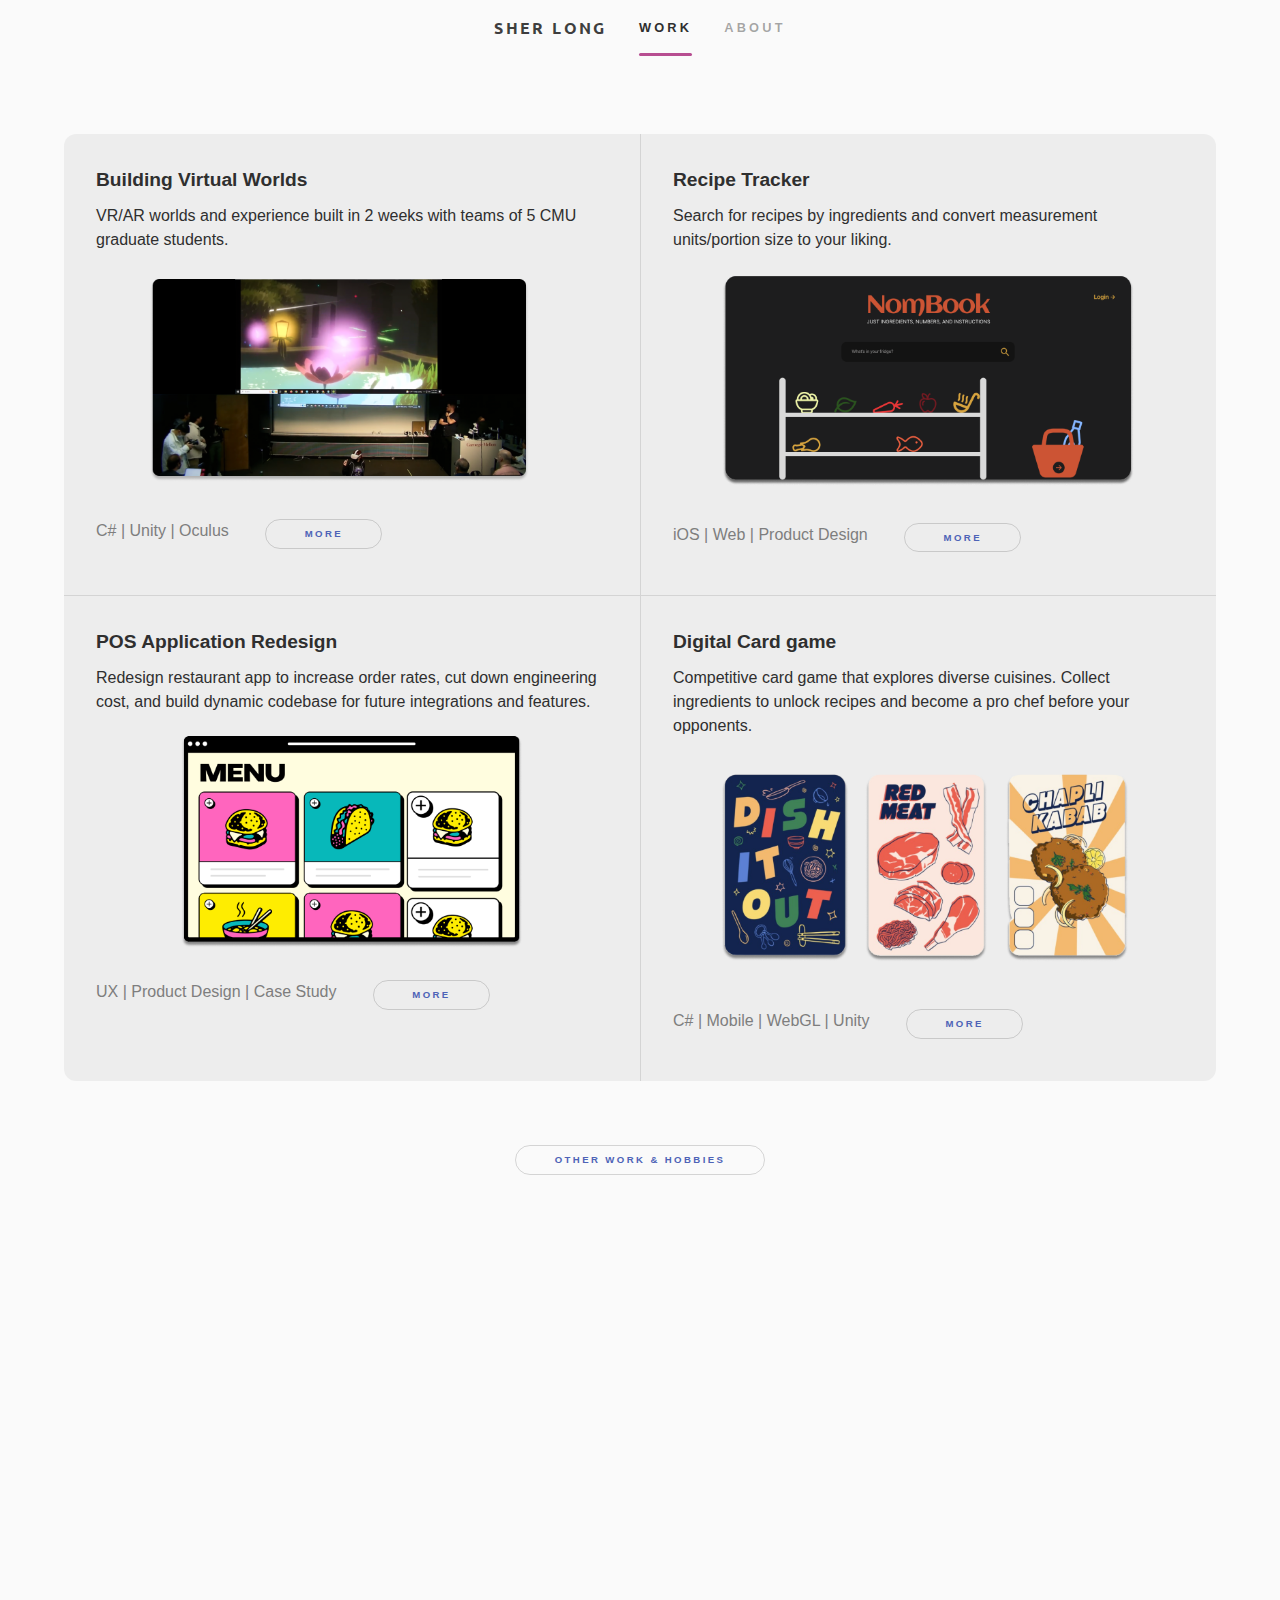
<file: index.html>
<!DOCTYPE HTML>
<html>
	<head>
		<title>SHER LONG | Developer & Designer</title>
		<meta charset="utf-8" />
		<meta name="viewport" content="width=device-width, initial-scale=1, user-scalable=no" />
		<link rel="icon" type="image/x-icon" href="images/favicon.png">
		<link rel="stylesheet" href="assets/css/main.css" />
		<noscript><link rel="stylesheet" href="assets/css/noscript.css" /></noscript>
		<link rel="stylesheet" href="https://fonts.googleapis.com/css?family=Ubuntu">
	</head>
	<body class="is-preload">

		<!-- Sidebar -->
			<section id="sidebar">
				<div class="inner">
					<nav>
						<ul>
							<li><h3>SHER LONG</h3></li>
							<li><a href="#two">Work</a></li>
							<li><a href="#three">About</a></li>
						</ul>
					</nav>
				</div>
			</section>

		<!-- Wrapper -->
			<div id="wrapper">
					<section id="two" class="wrapper style3 fade-up">
						<div class="inner">
							<h2></h2>
							<div class="features">
								<section>
									<h3>Building Virtual Worlds</h3>
									<p>VR/AR worlds and experience built in 2 weeks with teams of 5 CMU graduate students.</p>
									<a href="bvw.html" class="image fit"><img src="images/bvwCover.png" alt="" data-position="top center"/></a>
									<ul class="actions">
										<li><p style="color: #7e7e7e">C# | Unity | Oculus &emsp;</p></li>
										<li><a href="bvw.html" class="button">More</a></li>
									</ul>
								</section>
								<section>
									<h3>Recipe Tracker</h3>
									<p>Search for recipes by ingredients and convert measurement units/portion size to your liking.</p>
									<a href="nombook.html" class="image fit"><img src="images/nom.png" alt="" data-position="top center"/></a>
									<ul class="actions">
										<li><p style="color: #7e7e7e">iOS | Web | Product Design &emsp;</p></li>
										<li><a href="nombook.html" class="button">More</a></li>
									</ul>
								</section>
								<section>
									<h3>POS Application Redesign</h3>
									<p>Redesign restaurant app to increase order rates, cut down engineering cost, and build dynamic codebase for future integrations and features.</p>
									<a href="pos.html" class="image fit"><img src="images/ux.png" alt="" data-position="top center"/></a>
									<ul class="actions">
										<li><p style="color: #7e7e7e">UX | Product Design | Case Study &emsp;</p></li>
										<li><a href="pos.html" class="button">More</a></li>
									</ul>
								</section>
								<section>
									<h3>Digital Card game</h3>
									<p>Competitive card game that explores diverse cuisines. Collect ingredients to unlock recipes and become a pro chef before your opponents.</p>
									<a href="mochistudio.html" class="image fit"><img src="images/mochi.png" alt="" data-position="top center"/></a>
									<ul class="actions">
										<li><p style="color: #7e7e7e">C# | Mobile | WebGL | Unity &emsp;</p></li>
										<li><a href="mochistudio.html" class="button">More</a></li>
									</ul>
								</section>
							</div>
						</div>
						<center><a href="other.html" class="button">Other Work & Hobbies</a></center>
					</section>

				<!-- Three -->
					<section id="three" class="wrapper style1 fade-up">
						<div class="inner">
							<p><b>Sheryl Long</b> is an iOS and game developer.</p>
							<p>Coming from an information science background, she is passionate about improving accessibility, brand identity, and team dynamic in software development.
								She has been involved in a variety of multidisciplinary team projects during her undergraduate studies such as UX research, data analysis, apps, websites, and game development as programmer or producer.
								She plans on continuing her studies in graduate school then pursue a career in fintech or media & entertainment industry.
							</p>
							<div class="split style1">
								<section>
								<div class="timeline">
									<h3>History</h3>
									<div class="outer">
										<div class="card">
											<div class="info">
												<p style="color: #7e7e7e">Aug 2022 - Expected May 2024</br>
												<b>Master Student @ Carnegie Mellon University</b></p>
											</div>
										</div>
										<div class="card">
											<div class="info">
												<p style="color: #7e7e7e">Summer 2022</br><b>SWE Intern @ Lunchbox</b></br>Worked on iOS codebase rewrite in SwiftUI</p>
											</div>
										</div>
										<div class="card">
											<div class="info">
												<p style="color: #7e7e7e">May 2022</br><b>B.S from The University of Texas at Austin</b></p>
											</div>
										</div>
										<div class="card">
											<div class="info">
												<p style="color: #7e7e7e">Spring 2022</br><b>Web Dev Intern @ UMKC</b></br>Created macros and templates for school official sites</p>
											</div>
										</div>
										<div class="card">
											<div class="info">
												<p style="color: #7e7e7e">Jan 2021 - Jan 2022</br><b>Illustrator @ The Daily Texan</b></p>
											</div>
										</div>
										<div class="card">
											<div class="info">
												<p style="color: #7e7e7e">Jan 2020 - May 2022</br><b>Tech Assistant @ LAITS</b></p>
											</div>
										</div>
										<div class="card">
											<div class="info">
												<p style="color: #7e7e7e">Sept 2018 - May 2019</br><b>Data Entry Specialist @ AVEY</b></p>
											</div>
										</div>
										<div class="card">
											<div class="info">
												<p style="color: #7e7e7e">July 2000</br><b>Hello World</b></p>
											</div>
										</div>
									</div>
									</div>
								</section>
								<section>
								</br><ul class="contact">
										<li>
											<h3>Skills</h3>
											<span style="color: #7e7e7e">Swift, Python, JS, C#</br>Figma, Unity, UE</span>
										</li>
										<li>
											<h3>Email</h3>
											<a href="mailto:sclong@andrew.cmu.edu" style="color: #7e7e7e">sclong@andrew.cmu.edu</a>
										</li>
										<li>
											<h3>Social</h3>
											<ul class="icons" style="color: #7e7e7e">
												<!-- <li><a href="#" class="icon brands fa-twitter"><span class="label">Twitter</span></a></li>
												<li><a href="#" class="icon brands fa-facebook-f"><span class="label">Facebook</span></a></li> -->
												<!-- <li><a href="#" class="icon brands fa-instagram"><span class="label">Instagram</span></a></li> -->
												<li><a href="https://www.linkedin.com/in/sherclong/" target="_blank" rel="noopener noreferrer" class="icon brands fa-linkedin-in"><span class="label">LinkedIn</span></a></li>
												<li><a href="https://github.com/sherclong" target="_blank" rel="noopener noreferrer" class="icon brands fa-github"><span class="label">GitHub</span></a></li>
											</ul>
										</li>
									</ul>
								</section>
							</div>
						</div>
					</section>

			</div>

		<!-- Footer -->
			<footer id="footer" class="wrapper style1-alt">
				<div class="inner">
					<ul class="menu">
						<li>&copy; sherclong. </li><li>Design Reference: HTML5 UP</li>
					</ul>
				</div>
			</footer>

		<!-- Scripts -->
			<script src="assets/js/jquery.min.js"></script>
			<script src="assets/js/jquery.scrollex.min.js"></script>
			<script src="assets/js/jquery.scrolly.min.js"></script>
			<script src="assets/js/browser.min.js"></script>
			<script src="assets/js/breakpoints.min.js"></script>
			<script src="assets/js/util.js"></script>
			<script src="assets/js/main.js"></script>

	</body>
</html>
</file>
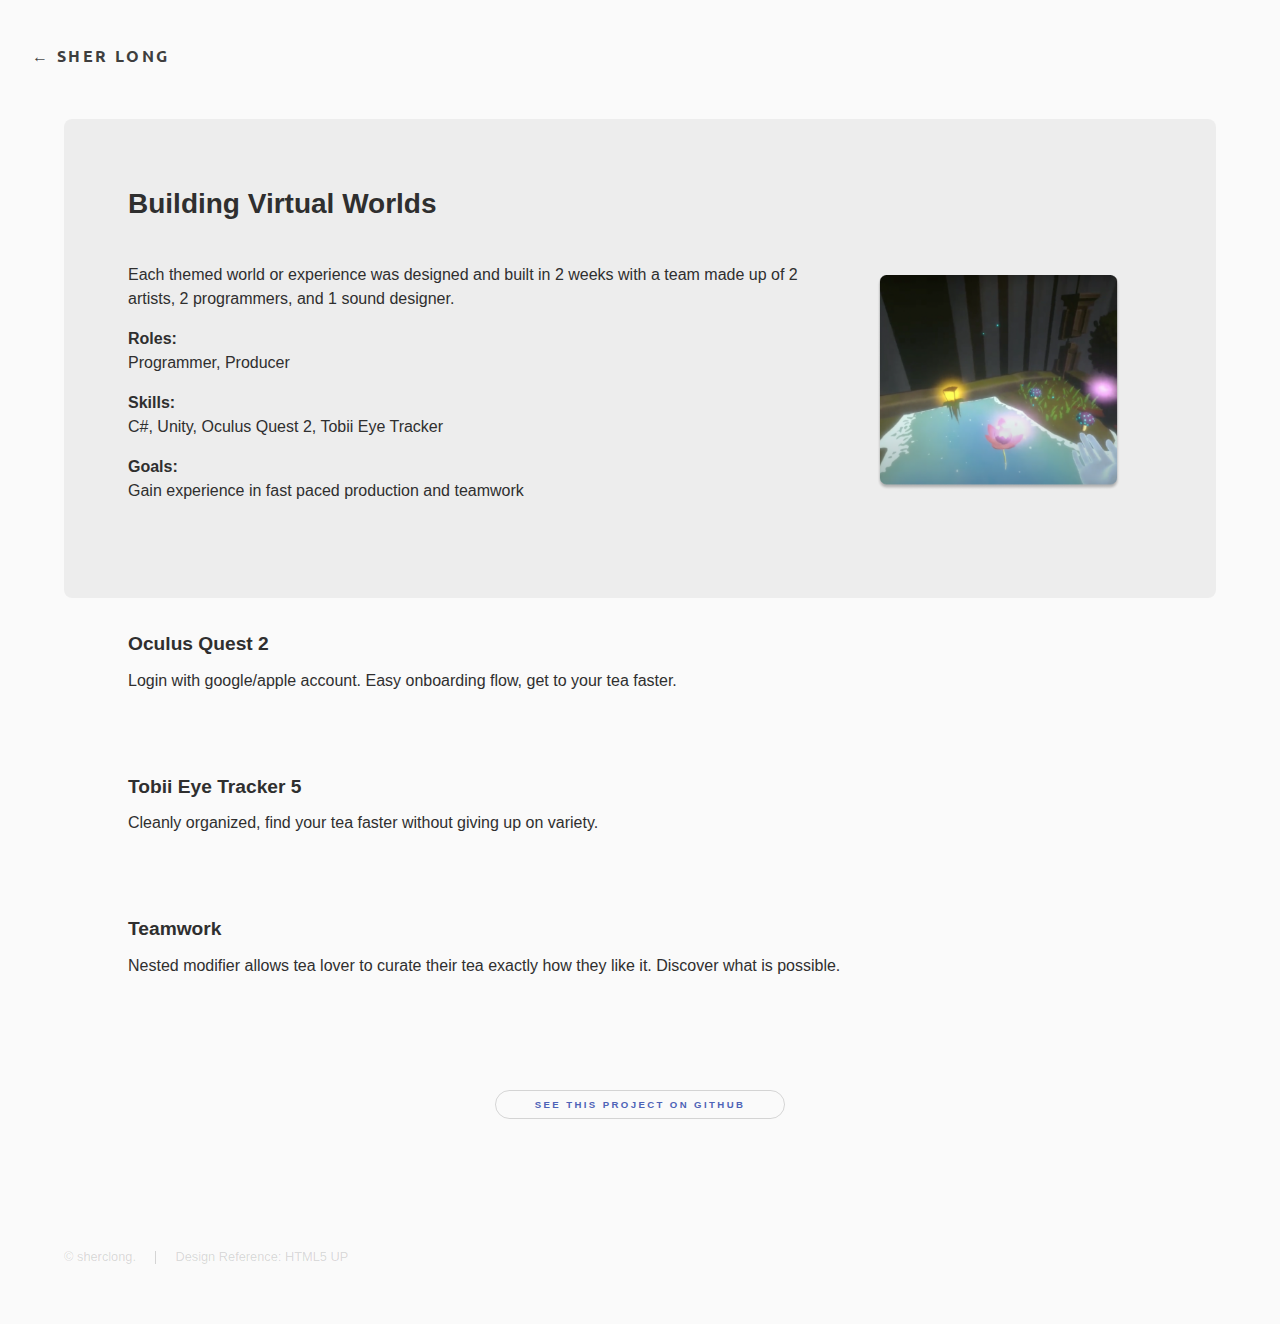
<file: bvw.html>
<!DOCTYPE HTML>
<html>
	<head>
		<title>Sher Long - BVW</title>
		<meta charset="utf-8" />
		<meta name="viewport" content="width=device-width, initial-scale=1, user-scalable=no" />
		<link rel="stylesheet" href="assets/css/main.css" />
		<link rel="icon" type="image/x-icon" href="images/favicon.png">
		<noscript><link rel="stylesheet" href="assets/css/noscript.css" /></noscript>
		<link rel="stylesheet" href="https://fonts.googleapis.com/css?family=Ubuntu">
	</head>
	<body class="is-preload">

		<!-- Header -->
			<header id="header">
				<a href="index.html"><h3>&larr; SHER LONG</h3></a>
			</header>

		<!-- Wrapper -->
			<div id="wrapper">
				<!-- Main -->
					<section id="main" class="wrapper">
						<div class="inner1">
							<div class="banner1">
								<h2>Building Virtual Worlds</h2>
								<p><span class="image right" style="max-width: 30% !important; padding: 2em"><img src="images/bvw1.png" alt="" /></span>
								</br>Each themed world or experience was designed and built in 2 weeks with a team made up of 2 artists, 2 programmers, and 1 sound designer.</p>
									<p><b>Roles:</b> </br>Programmer, Producer</p>
									<p><b>Skills:</b> </br>C#, Unity, Oculus Quest 2, Tobii Eye Tracker</p>
									<p><b>Goals:</b> </br>Gain experience in fast paced production and teamwork</p>
							</div>
							<div class="body1">
								<h3>Oculus Quest 2</h3>
								<p>Login with google/apple account. Easy onboarding flow, get to your tea faster.</p>
							</div>
							<div class="body1">
								<h3>Tobii Eye Tracker 5</h3>
								<p>Cleanly organized, find your tea faster without giving up on variety.</p>
							</div>
							<div class="body1">
								<h3>Teamwork</h3>
								<p>Nested modifier allows tea lover to curate their tea exactly how they like it. Discover what is possible.</p>
							</div>
							<div style="text-align: center; padding: 4em"><a href="https://github.com/sherclong/sumtea" target="_blank" rel="noopener noreferrer" class="button">See this project on Github</a></div>
						</div>
					</section>

			</div>

		<!-- Footer -->
			<footer id="footer" class="wrapper alt">
				<div class="inner">
					<ul class="menu">
						<li>&copy; sherclong. </li><li>Design Reference: HTML5 UP</li>
					</ul>
				</div>
			</footer>

		<!-- Scripts -->
			<script src="assets/js/jquery.min.js"></script>
			<script src="assets/js/jquery.scrollex.min.js"></script>
			<script src="assets/js/jquery.scrolly.min.js"></script>
			<script src="assets/js/browser.min.js"></script>
			<script src="assets/js/breakpoints.min.js"></script>
			<script src="assets/js/util.js"></script>
			<script src="assets/js/main.js"></script>

	</body>
</html>
</file>
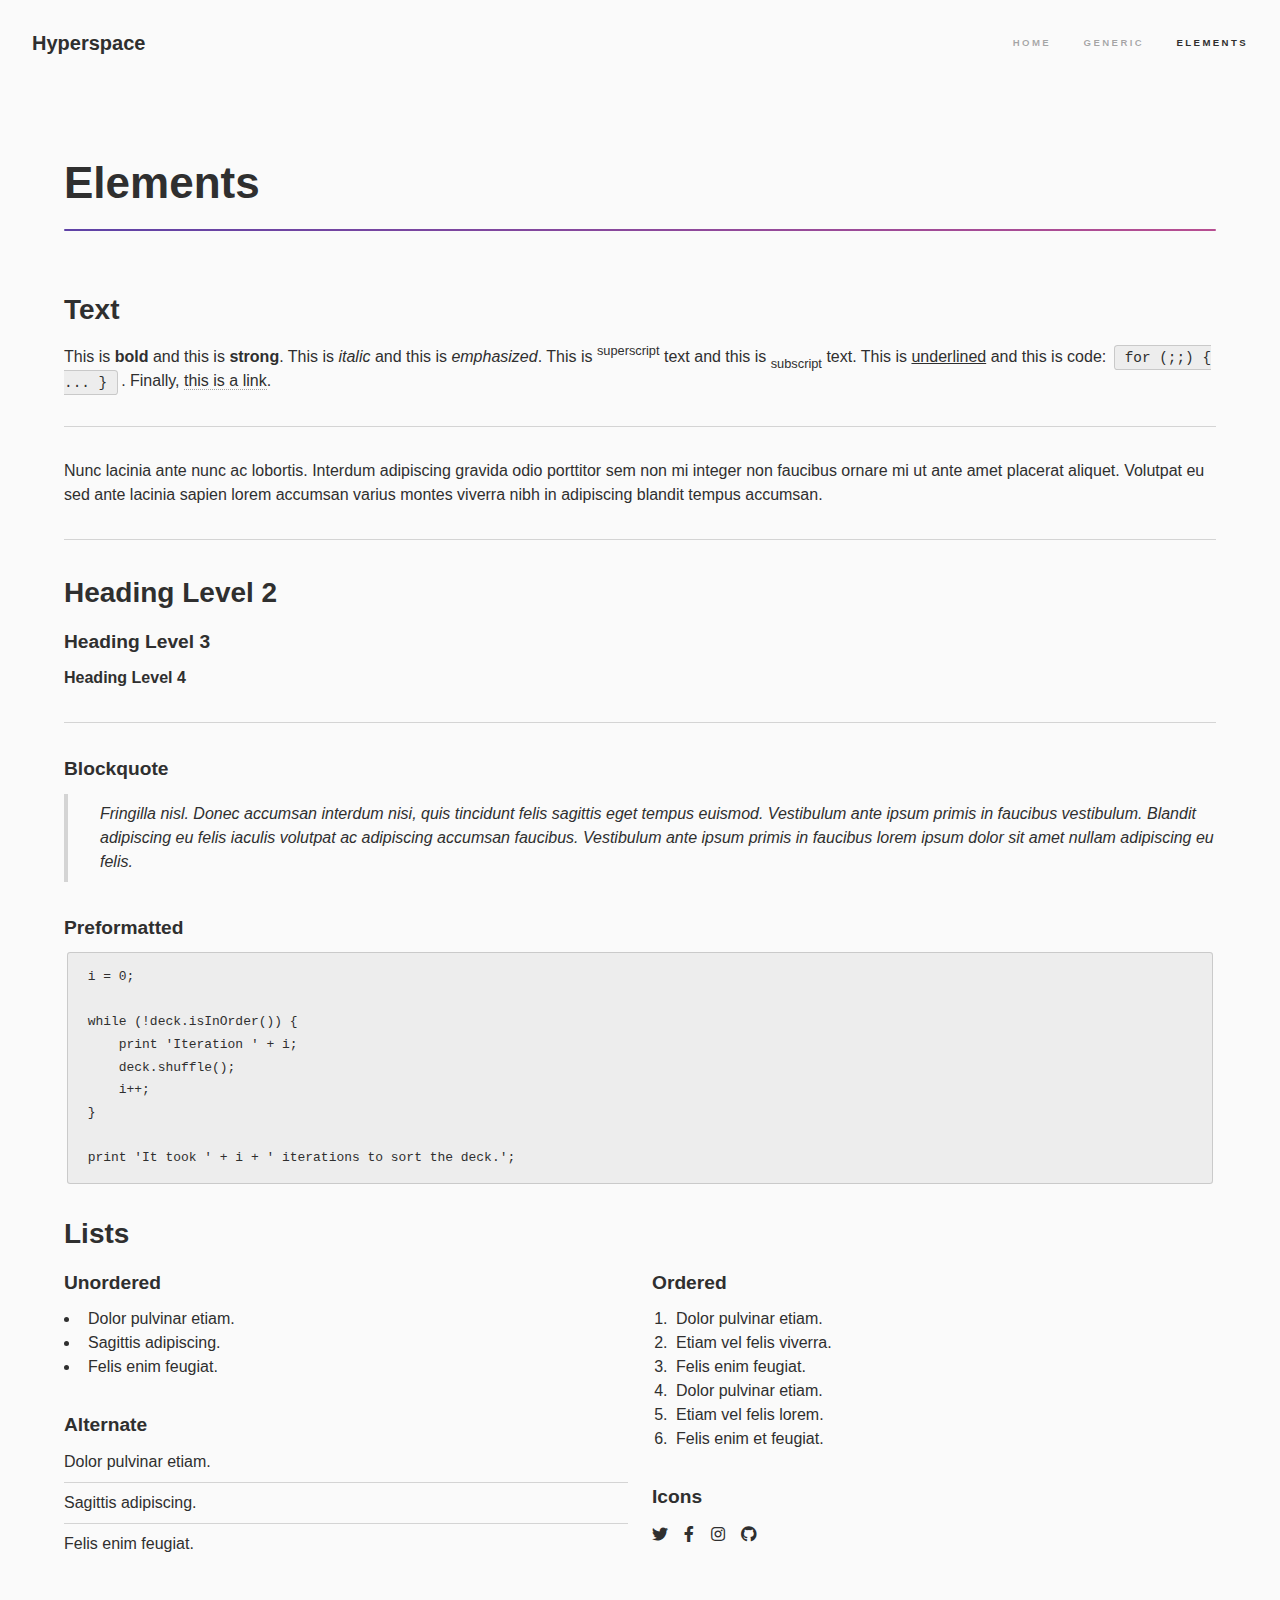
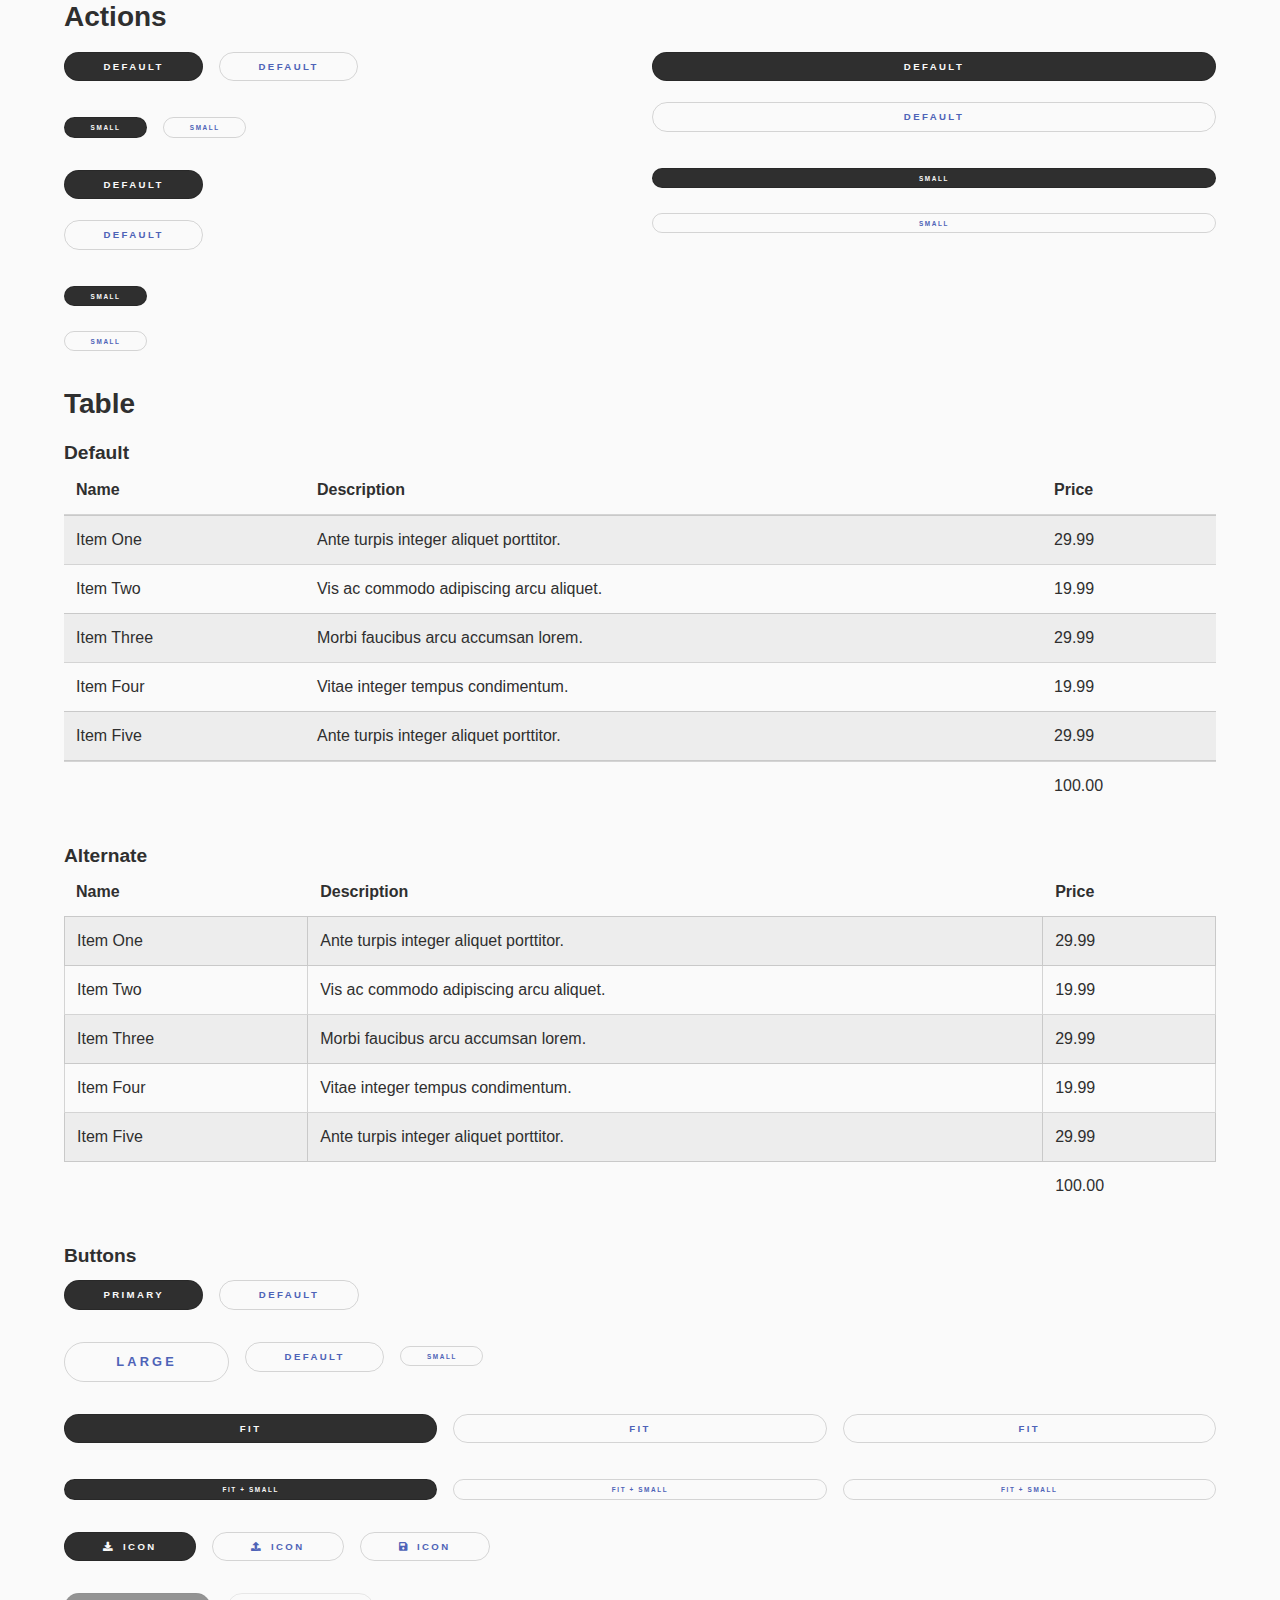
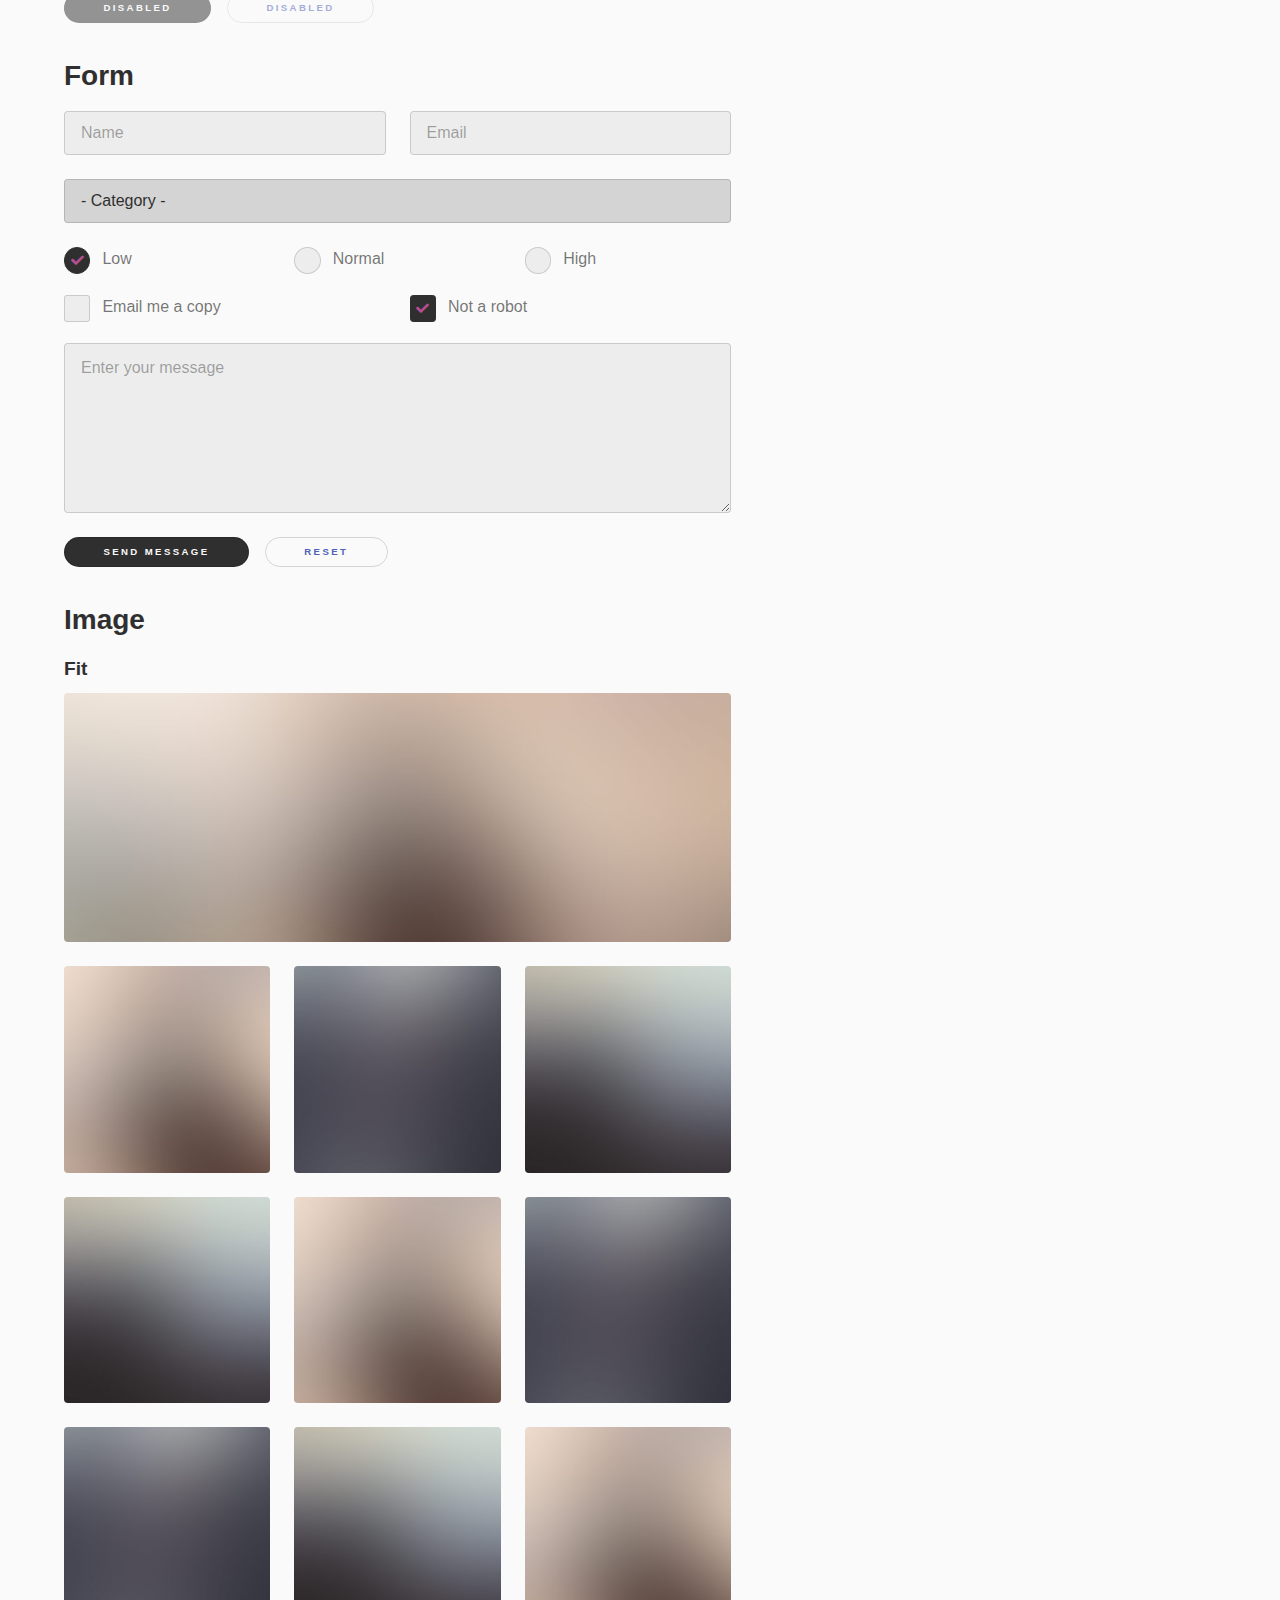
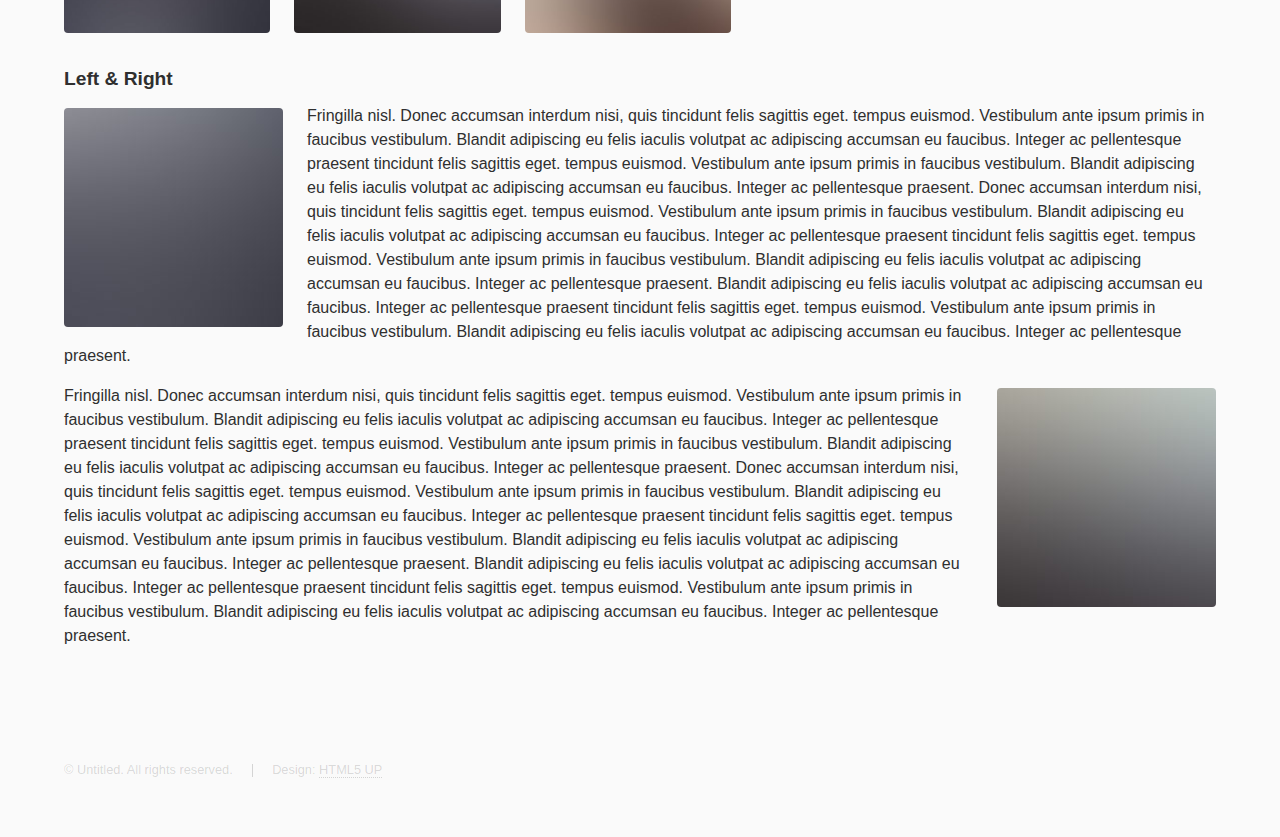
<file: elements.html>
<!DOCTYPE HTML>
<!--
	Hyperspace by HTML5 UP
	html5up.net | @ajlkn
	Free for personal and commercial use under the CCA 3.0 license (html5up.net/license)
-->
<html>
	<head>
		<title>Elements - Hyperspace by HTML5 UP</title>
		<meta charset="utf-8" />
		<meta name="viewport" content="width=device-width, initial-scale=1, user-scalable=no" />
		<link rel="stylesheet" href="assets/css/main.css" />
		<noscript><link rel="stylesheet" href="assets/css/noscript.css" /></noscript>
	</head>
	<body class="is-preload">

		<!-- Header -->
			<header id="header">
				<a href="index.html" class="title">Hyperspace</a>
				<nav>
					<ul>
						<li><a href="index.html">Home</a></li>
						<li><a href="generic.html">Generic</a></li>
						<li><a href="elements.html"  class="active">Elements</a></li>
					</ul>
				</nav>
			</header>

		<!-- Wrapper -->
			<div id="wrapper">

				<!-- Main -->
					<section id="main" class="wrapper">
						<div class="inner">
							<h1 class="major">Elements</h1>

							<!-- Text -->
								<section>
									<h2>Text</h2>
									<p>This is <b>bold</b> and this is <strong>strong</strong>. This is <i>italic</i> and this is <em>emphasized</em>.
									This is <sup>superscript</sup> text and this is <sub>subscript</sub> text.
									This is <u>underlined</u> and this is code: <code>for (;;) { ... }</code>. Finally, <a href="#">this is a link</a>.</p>
									<hr />
									<p>Nunc lacinia ante nunc ac lobortis. Interdum adipiscing gravida odio porttitor sem non mi integer non faucibus ornare mi ut ante amet placerat aliquet. Volutpat eu sed ante lacinia sapien lorem accumsan varius montes viverra nibh in adipiscing blandit tempus accumsan.</p>
									<hr />
									<h2>Heading Level 2</h2>
									<h3>Heading Level 3</h3>
									<h4>Heading Level 4</h4>
									<hr />
									<h3>Blockquote</h3>
									<blockquote>Fringilla nisl. Donec accumsan interdum nisi, quis tincidunt felis sagittis eget tempus euismod. Vestibulum ante ipsum primis in faucibus vestibulum. Blandit adipiscing eu felis iaculis volutpat ac adipiscing accumsan faucibus. Vestibulum ante ipsum primis in faucibus lorem ipsum dolor sit amet nullam adipiscing eu felis.</blockquote>
									<h3>Preformatted</h3>
									<pre><code>i = 0;

while (!deck.isInOrder()) {
    print 'Iteration ' + i;
    deck.shuffle();
    i++;
}

print 'It took ' + i + ' iterations to sort the deck.';</code></pre>
								</section>

							<!-- Lists -->
								<section>
									<h2>Lists</h2>
									<div class="row">
										<div class="col-6 col-12-medium">
											<h3>Unordered</h3>
											<ul>
												<li>Dolor pulvinar etiam.</li>
												<li>Sagittis adipiscing.</li>
												<li>Felis enim feugiat.</li>
											</ul>
											<h3>Alternate</h3>
											<ul class="alt">
												<li>Dolor pulvinar etiam.</li>
												<li>Sagittis adipiscing.</li>
												<li>Felis enim feugiat.</li>
											</ul>
										</div>
										<div class="col-6 col-12-medium">
											<h3>Ordered</h3>
											<ol>
												<li>Dolor pulvinar etiam.</li>
												<li>Etiam vel felis viverra.</li>
												<li>Felis enim feugiat.</li>
												<li>Dolor pulvinar etiam.</li>
												<li>Etiam vel felis lorem.</li>
												<li>Felis enim et feugiat.</li>
											</ol>
											<h3>Icons</h3>
											<ul class="icons">
												<li><a href="#" class="icon brands fa-twitter"><span class="label">Twitter</span></a></li>
												<li><a href="#" class="icon brands fa-facebook-f"><span class="label">Facebook</span></a></li>
												<li><a href="#" class="icon brands fa-instagram"><span class="label">Instagram</span></a></li>
												<li><a href="#" class="icon brands fa-github"><span class="label">Github</span></a></li>
											</ul>
										</div>
									</div>
									<h2>Actions</h2>
									<div class="row">
										<div class="col-6 col-12-medium">
											<ul class="actions">
												<li><a href="#" class="button primary">Default</a></li>
												<li><a href="#" class="button">Default</a></li>
											</ul>
											<ul class="actions small">
												<li><a href="#" class="button primary small">Small</a></li>
												<li><a href="#" class="button small">Small</a></li>
											</ul>
											<ul class="actions stacked">
												<li><a href="#" class="button primary">Default</a></li>
												<li><a href="#" class="button">Default</a></li>
											</ul>
											<ul class="actions stacked">
												<li><a href="#" class="button primary small">Small</a></li>
												<li><a href="#" class="button small">Small</a></li>
											</ul>
										</div>
										<div class="col-6 col-12-medium">
											<ul class="actions stacked">
												<li><a href="#" class="button primary fit">Default</a></li>
												<li><a href="#" class="button fit">Default</a></li>
											</ul>
											<ul class="actions stacked">
												<li><a href="#" class="button primary small fit">Small</a></li>
												<li><a href="#" class="button small fit">Small</a></li>
											</ul>
										</div>
									</div>
								</section>

							<!-- Table -->
								<section>
									<h2>Table</h2>
									<h3>Default</h3>
									<div class="table-wrapper">
										<table>
											<thead>
												<tr>
													<th>Name</th>
													<th>Description</th>
													<th>Price</th>
												</tr>
											</thead>
											<tbody>
												<tr>
													<td>Item One</td>
													<td>Ante turpis integer aliquet porttitor.</td>
													<td>29.99</td>
												</tr>
												<tr>
													<td>Item Two</td>
													<td>Vis ac commodo adipiscing arcu aliquet.</td>
													<td>19.99</td>
												</tr>
												<tr>
													<td>Item Three</td>
													<td> Morbi faucibus arcu accumsan lorem.</td>
													<td>29.99</td>
												</tr>
												<tr>
													<td>Item Four</td>
													<td>Vitae integer tempus condimentum.</td>
													<td>19.99</td>
												</tr>
												<tr>
													<td>Item Five</td>
													<td>Ante turpis integer aliquet porttitor.</td>
													<td>29.99</td>
												</tr>
											</tbody>
											<tfoot>
												<tr>
													<td colspan="2"></td>
													<td>100.00</td>
												</tr>
											</tfoot>
										</table>
									</div>

									<h3>Alternate</h3>
									<div class="table-wrapper">
										<table class="alt">
											<thead>
												<tr>
													<th>Name</th>
													<th>Description</th>
													<th>Price</th>
												</tr>
											</thead>
											<tbody>
												<tr>
													<td>Item One</td>
													<td>Ante turpis integer aliquet porttitor.</td>
													<td>29.99</td>
												</tr>
												<tr>
													<td>Item Two</td>
													<td>Vis ac commodo adipiscing arcu aliquet.</td>
													<td>19.99</td>
												</tr>
												<tr>
													<td>Item Three</td>
													<td> Morbi faucibus arcu accumsan lorem.</td>
													<td>29.99</td>
												</tr>
												<tr>
													<td>Item Four</td>
													<td>Vitae integer tempus condimentum.</td>
													<td>19.99</td>
												</tr>
												<tr>
													<td>Item Five</td>
													<td>Ante turpis integer aliquet porttitor.</td>
													<td>29.99</td>
												</tr>
											</tbody>
											<tfoot>
												<tr>
													<td colspan="2"></td>
													<td>100.00</td>
												</tr>
											</tfoot>
										</table>
									</div>
								</section>

							<!-- Buttons -->
								<section>
									<h3>Buttons</h3>
									<ul class="actions">
										<li><a href="#" class="button primary">Primary</a></li>
										<li><a href="#" class="button">Default</a></li>
									</ul>
									<ul class="actions">
										<li><a href="#" class="button large">Large</a></li>
										<li><a href="#" class="button">Default</a></li>
										<li><a href="#" class="button small">Small</a></li>
									</ul>
									<ul class="actions fit">
										<li><a href="#" class="button primary fit">Fit</a></li>
										<li><a href="#" class="button fit">Fit</a></li>
										<li><a href="#" class="button fit">Fit</a></li>
									</ul>
									<ul class="actions fit small">
										<li><a href="#" class="button primary fit small">Fit + Small</a></li>
										<li><a href="#" class="button fit small">Fit + Small</a></li>
										<li><a href="#" class="button fit small">Fit + Small</a></li>
									</ul>
									<ul class="actions">
										<li><a href="#" class="button primary icon solid fa-download">Icon</a></li>
										<li><a href="#" class="button icon solid fa-upload">Icon</a></li>
										<li><a href="#" class="button icon solid fa-save">Icon</a></li>
									</ul>
									<ul class="actions">
										<li><span class="button primary disabled">Disabled</span></li>
										<li><span class="button disabled">Disabled</span></li>
									</ul>
								</section>

							<!-- Form -->
								<section>
									<h2>Form</h2>
									<form method="post" action="#">
										<div class="row gtr-uniform">
											<div class="col-6 col-12-xsmall">
												<input type="text" name="demo-name" id="demo-name" value="" placeholder="Name" />
											</div>
											<div class="col-6 col-12-xsmall">
												<input type="email" name="demo-email" id="demo-email" value="" placeholder="Email" />
											</div>
											<div class="col-12">
												<select name="demo-category" id="demo-category">
													<option value="">- Category -</option>
													<option value="1">Manufacturing</option>
													<option value="1">Shipping</option>
													<option value="1">Administration</option>
													<option value="1">Human Resources</option>
												</select>
											</div>
											<div class="col-4 col-12-small">
												<input type="radio" id="demo-priority-low" name="demo-priority" checked>
												<label for="demo-priority-low">Low</label>
											</div>
											<div class="col-4 col-12-small">
												<input type="radio" id="demo-priority-normal" name="demo-priority">
												<label for="demo-priority-normal">Normal</label>
											</div>
											<div class="col-4 col-12-small">
												<input type="radio" id="demo-priority-high" name="demo-priority">
												<label for="demo-priority-high">High</label>
											</div>
											<div class="col-6 col-12-small">
												<input type="checkbox" id="demo-copy" name="demo-copy">
												<label for="demo-copy">Email me a copy</label>
											</div>
											<div class="col-6 col-12-small">
												<input type="checkbox" id="demo-human" name="demo-human" checked>
												<label for="demo-human">Not a robot</label>
											</div>
											<div class="col-12">
												<textarea name="demo-message" id="demo-message" placeholder="Enter your message" rows="6"></textarea>
											</div>
											<div class="col-12">
												<ul class="actions">
													<li><input type="submit" value="Send Message" class="primary" /></li>
													<li><input type="reset" value="Reset" /></li>
												</ul>
											</div>
										</div>
									</form>
								</section>

							<!-- Image -->
								<section>
									<h2>Image</h2>
									<h3>Fit</h3>
									<div class="box alt">
										<div class="row gtr-uniform">
											<div class="col-12"><span class="image fit"><img src="images/pic04.jpg" alt="" /></span></div>
											<div class="col-4"><span class="image fit"><img src="images/pic01.jpg" alt="" /></span></div>
											<div class="col-4"><span class="image fit"><img src="images/pic02.jpg" alt="" /></span></div>
											<div class="col-4"><span class="image fit"><img src="images/pic03.jpg" alt="" /></span></div>
											<div class="col-4"><span class="image fit"><img src="images/pic03.jpg" alt="" /></span></div>
											<div class="col-4"><span class="image fit"><img src="images/pic01.jpg" alt="" /></span></div>
											<div class="col-4"><span class="image fit"><img src="images/pic02.jpg" alt="" /></span></div>
											<div class="col-4"><span class="image fit"><img src="images/pic02.jpg" alt="" /></span></div>
											<div class="col-4"><span class="image fit"><img src="images/pic03.jpg" alt="" /></span></div>
											<div class="col-4"><span class="image fit"><img src="images/pic01.jpg" alt="" /></span></div>
										</div>
									</div>
									<h3>Left &amp; Right</h3>
									<p><span class="image left"><img src="images/pic05.jpg" alt="" /></span>Fringilla nisl. Donec accumsan interdum nisi, quis tincidunt felis sagittis eget. tempus euismod. Vestibulum ante ipsum primis in faucibus vestibulum. Blandit adipiscing eu felis iaculis volutpat ac adipiscing accumsan eu faucibus. Integer ac pellentesque praesent tincidunt felis sagittis eget. tempus euismod. Vestibulum ante ipsum primis in faucibus vestibulum. Blandit adipiscing eu felis iaculis volutpat ac adipiscing accumsan eu faucibus. Integer ac pellentesque praesent. Donec accumsan interdum nisi, quis tincidunt felis sagittis eget. tempus euismod. Vestibulum ante ipsum primis in faucibus vestibulum. Blandit adipiscing eu felis iaculis volutpat ac adipiscing accumsan eu faucibus. Integer ac pellentesque praesent tincidunt felis sagittis eget. tempus euismod. Vestibulum ante ipsum primis in faucibus vestibulum. Blandit adipiscing eu felis iaculis volutpat ac adipiscing accumsan eu faucibus. Integer ac pellentesque praesent. Blandit adipiscing eu felis iaculis volutpat ac adipiscing accumsan eu faucibus. Integer ac pellentesque praesent tincidunt felis sagittis eget. tempus euismod. Vestibulum ante ipsum primis in faucibus vestibulum. Blandit adipiscing eu felis iaculis volutpat ac adipiscing accumsan eu faucibus. Integer ac pellentesque praesent.</p>
									<p><span class="image right"><img src="images/pic06.jpg" alt="" /></span>Fringilla nisl. Donec accumsan interdum nisi, quis tincidunt felis sagittis eget. tempus euismod. Vestibulum ante ipsum primis in faucibus vestibulum. Blandit adipiscing eu felis iaculis volutpat ac adipiscing accumsan eu faucibus. Integer ac pellentesque praesent tincidunt felis sagittis eget. tempus euismod. Vestibulum ante ipsum primis in faucibus vestibulum. Blandit adipiscing eu felis iaculis volutpat ac adipiscing accumsan eu faucibus. Integer ac pellentesque praesent. Donec accumsan interdum nisi, quis tincidunt felis sagittis eget. tempus euismod. Vestibulum ante ipsum primis in faucibus vestibulum. Blandit adipiscing eu felis iaculis volutpat ac adipiscing accumsan eu faucibus. Integer ac pellentesque praesent tincidunt felis sagittis eget. tempus euismod. Vestibulum ante ipsum primis in faucibus vestibulum. Blandit adipiscing eu felis iaculis volutpat ac adipiscing accumsan eu faucibus. Integer ac pellentesque praesent. Blandit adipiscing eu felis iaculis volutpat ac adipiscing accumsan eu faucibus. Integer ac pellentesque praesent tincidunt felis sagittis eget. tempus euismod. Vestibulum ante ipsum primis in faucibus vestibulum. Blandit adipiscing eu felis iaculis volutpat ac adipiscing accumsan eu faucibus. Integer ac pellentesque praesent.</p>
								</section>

						</div>
					</section>

			</div>

		<!-- Footer -->
			<footer id="footer" class="wrapper alt">
				<div class="inner">
					<ul class="menu">
						<li>&copy; Untitled. All rights reserved.</li><li>Design: <a href="http://html5up.net">HTML5 UP</a></li>
					</ul>
				</div>
			</footer>

		<!-- Scripts -->
			<script src="assets/js/jquery.min.js"></script>
			<script src="assets/js/jquery.scrollex.min.js"></script>
			<script src="assets/js/jquery.scrolly.min.js"></script>
			<script src="assets/js/browser.min.js"></script>
			<script src="assets/js/breakpoints.min.js"></script>
			<script src="assets/js/util.js"></script>
			<script src="assets/js/main.js"></script>

	</body>
</html>
</file>
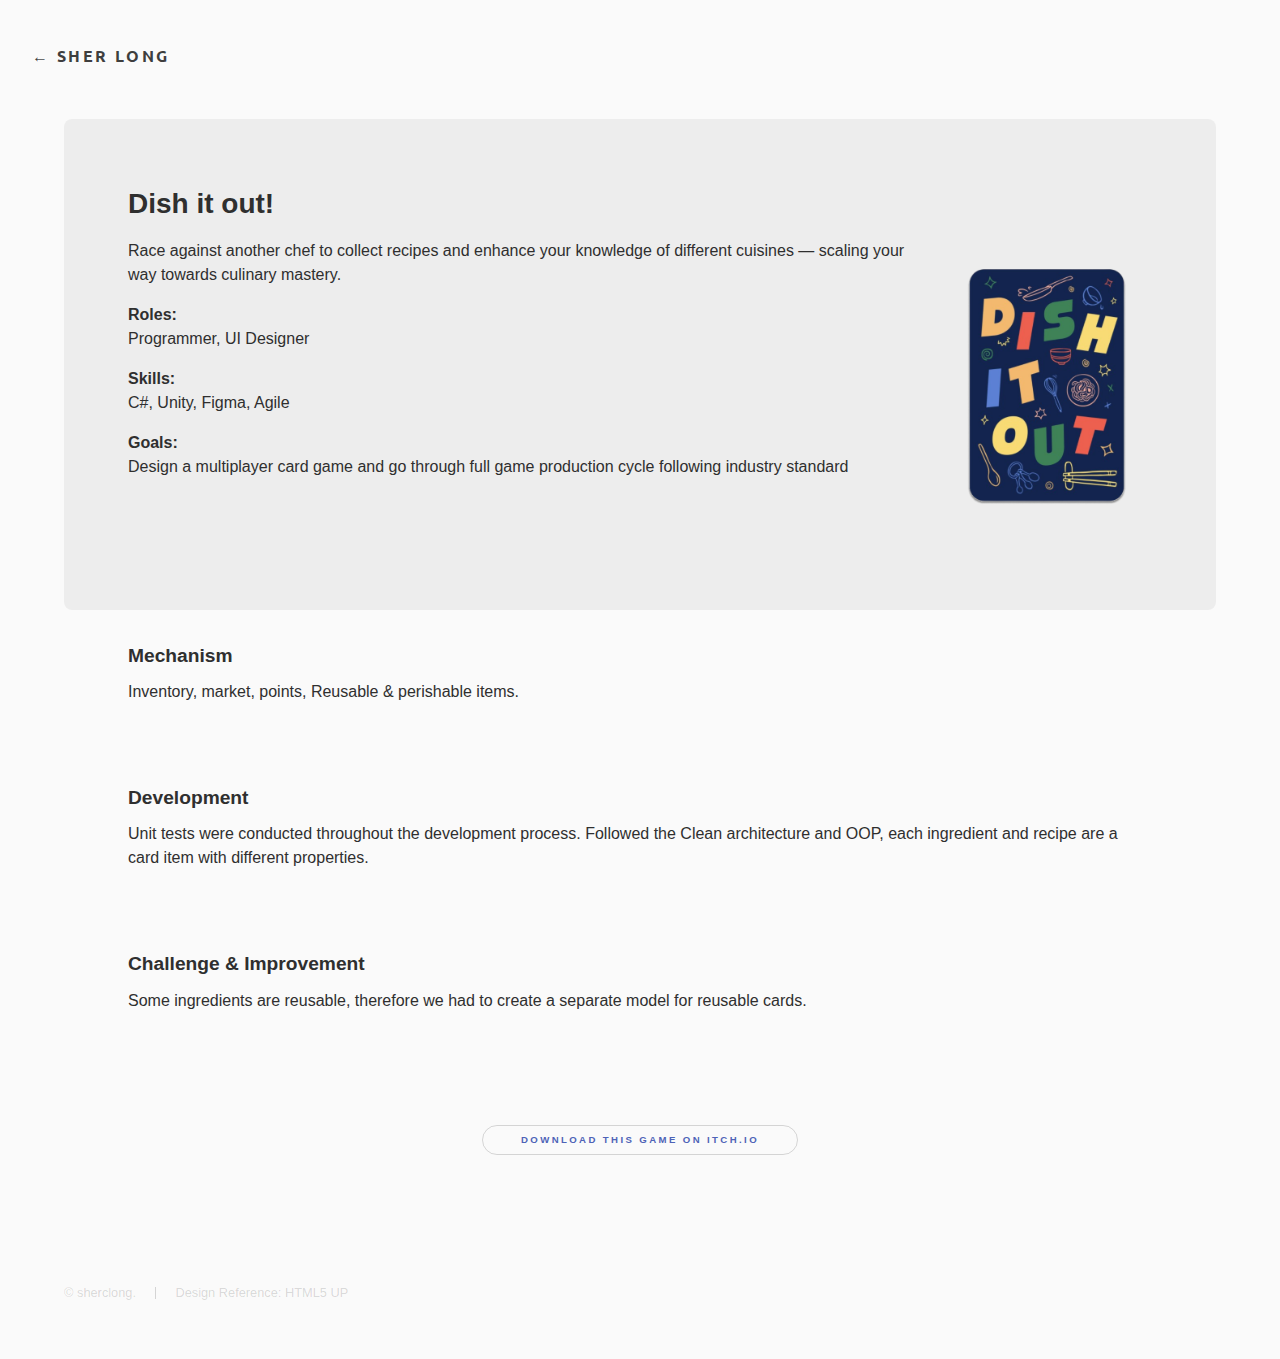
<file: mochistudio.html>
<!DOCTYPE HTML>
<html>
	<head>
		<title>Sher Long - Game</title>
		<meta charset="utf-8" />
		<meta name="viewport" content="width=device-width, initial-scale=1, user-scalable=no" />
		<link rel="stylesheet" href="assets/css/main.css" />
		<link rel="icon" type="image/x-icon" href="images/favicon.png">
		<noscript><link rel="stylesheet" href="assets/css/noscript.css" /></noscript>
		<link rel="stylesheet" href="https://fonts.googleapis.com/css?family=Ubuntu">
	</head>
	<body class="is-preload">

		<!-- Header -->
			<header id="header">
				<a href="index.html"><h3>&larr; SHER LONG</h3></a>
			</header>

		<!-- Wrapper -->
			<div id="wrapper">
				<!-- Main -->
					<section id="main" class="wrapper">
						<div class="inner1">
							<div class="banner1">
								<h2>Dish it out!</h2>
								<p><span class="image right" style="max-width: 20% !important"><img src="images/card.png" alt="" /></span>
									Race against another chef to collect recipes and enhance your knowledge of different cuisines — scaling your way towards culinary mastery.
									<p><b>Roles:</b> </br>Programmer, UI Designer</p>
									<p><b>Skills:</b> </br>C#, Unity, Figma, Agile</p>
									<p><b>Goals:</b> </br>Design a multiplayer card game and go through full game production cycle following industry standard</p>
								</div>
							<div class="body1">
								<h3>Mechanism</h3>
								<p>Inventory, market, points, Reusable & perishable items.</p>
							</div>
							<div class="body1">
								<h3>Development</h3>
								<p>Unit tests were conducted throughout the development process. Followed the Clean architecture and OOP, each ingredient and recipe are a card item with different properties.</p>
							</div>
							<div class="body1">
								<h3>Challenge & Improvement</h3>
								<p>Some ingredients are reusable, therefore we had to create a separate model for reusable cards.</p>
							</div>
							<div style="text-align: center; padding: 4em"><a href="https://harbor7.itch.io/dish-it-out" target="_blank" rel="noopener noreferrer" class="button">Download this game on itch.io</a></div>
						</div>
					</section>

			</div>

		<!-- Footer -->
			<footer id="footer" class="wrapper alt">
				<div class="inner">
					<ul class="menu">
						<li>&copy; sherclong. </li><li>Design Reference: HTML5 UP</li>
					</ul>
				</div>
			</footer>

		<!-- Scripts -->
			<script src="assets/js/jquery.min.js"></script>
			<script src="assets/js/jquery.scrollex.min.js"></script>
			<script src="assets/js/jquery.scrolly.min.js"></script>
			<script src="assets/js/browser.min.js"></script>
			<script src="assets/js/breakpoints.min.js"></script>
			<script src="assets/js/util.js"></script>
			<script src="assets/js/main.js"></script>

	</body>
</html>
</file>
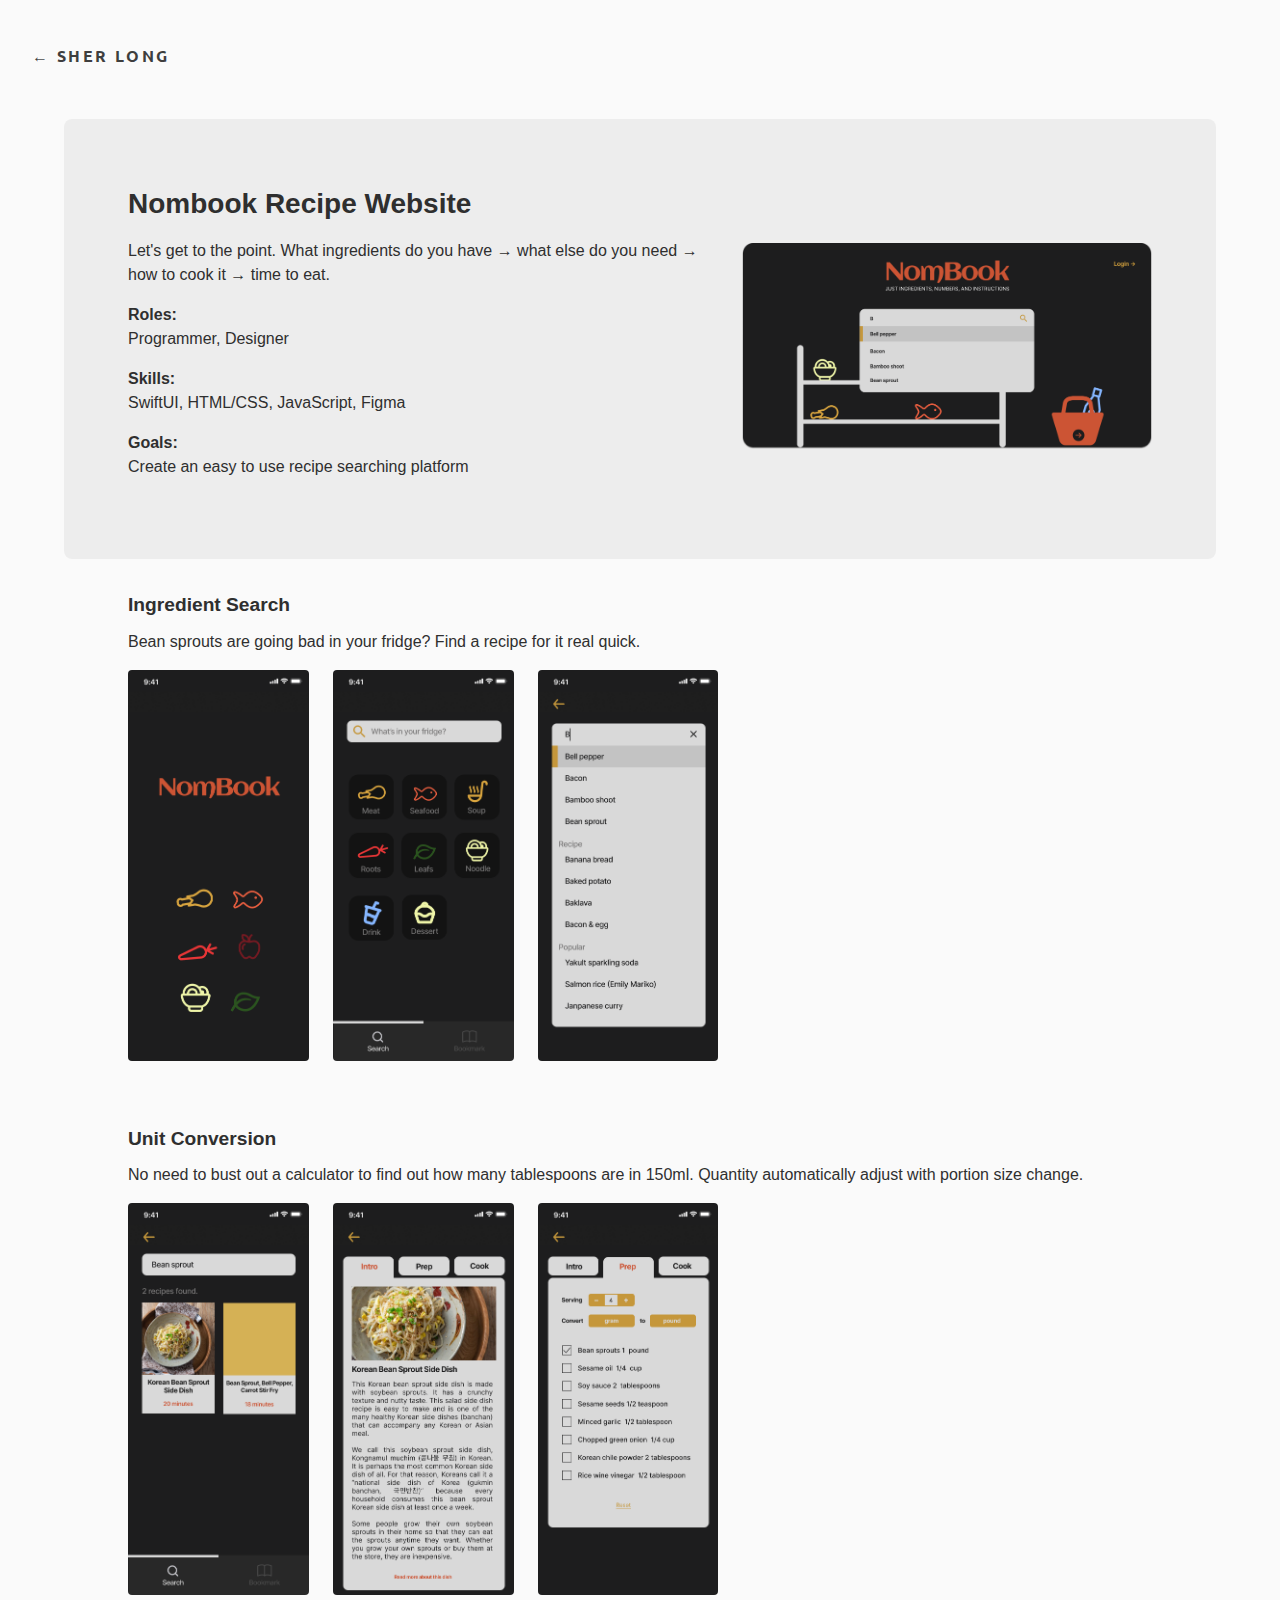
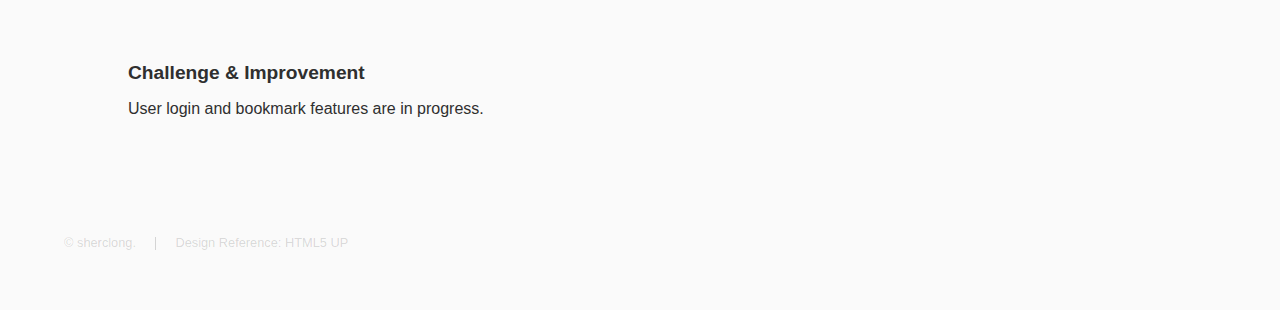
<file: nombook.html>
<!DOCTYPE HTML>
<html>
	<head>
		<title>Sher Long - Nombook</title>
		<meta charset="utf-8" />
		<meta name="viewport" content="width=device-width, initial-scale=1, user-scalable=no" />
		<link rel="stylesheet" href="assets/css/main.css" />
		<link rel="icon" type="image/x-icon" href="images/favicon.png">
		<noscript><link rel="stylesheet" href="assets/css/noscript.css" /></noscript>
		<link rel="stylesheet" href="https://fonts.googleapis.com/css?family=Ubuntu">
	</head>
	<body class="is-preload">

		<!-- Header -->
			<header id="header">
				<a href="index.html"><h3>&larr; SHER LONG</h3></a>
			</header>

		<!-- Wrapper -->
			<div id="wrapper">
				<!-- Main -->
					<section id="main" class="wrapper">
						<div class="inner1">
							<div class="banner1">
								<h2>Nombook Recipe Website</h2>
								<p><span class="image right"><img src="images/nom3.png" alt="" /></span>
									Let's get to the point. What ingredients do you have &rarr; what else do you need &rarr; how to cook it &rarr; time to eat.
									<p><b>Roles:</b> </br>Programmer, Designer</p>
									<p><b>Skills:</b> </br>SwiftUI, HTML/CSS, JavaScript, Figma</p>
									<p><b>Goals:</b> </br>Create an easy to use recipe searching platform</p>
								</p>
							</div>
							<div class="body1">
								<h3>Ingredient Search</h3>
								<p>Bean sprouts are going bad in your fridge? Find a recipe for it real quick.
								</p>
								<div class="row gtr-uniform" style="max-width: 50%">
									<div class="col-4"><span class="image fit"><img src="images/load in.png" alt="" /></span></div>
									<div class="col-4"><span class="image fit"><img src="images/home.png" alt="" /></span></div>
									<div class="col-4"><span class="image fit"><img src="images/search.png" alt="" /></span></div>
								</div>
							</div>
							<div class="body1">
								<h3>Unit Conversion</h3>
								<p>No need to bust out a calculator to find out how many tablespoons are in 150ml. Quantity automatically adjust with portion size change.</p>
								<div class="row gtr-uniform">
									<div class="col-4"><span class="image fit"><img src="images/search result.png" alt="" /></span></div>
									<div class="col-4"><span class="image fit"><img src="images/recipe.png" alt="" /></span></div>
									<div class="col-4"><span class="image fit"><img src="images/recipe2.png" alt="" /></span></div>
								</div>
							</div>
							<div class="body1">
								<h3>Challenge & Improvement</h3>
								<p>User login and bookmark features are in progress.</p>
							</div>
							<!-- <div style="text-align: center; padding: 4em"><a href="https://github.com/sherclong/nombook" target="_blank" rel="noopener noreferrer" class="button">See this project on Github</a></div> -->
						</div>
					</section>

			</div>

		<!-- Footer -->
			<footer id="footer" class="wrapper alt">
				<div class="inner">
					<ul class="menu">
						<li>&copy; sherclong. </li><li>Design Reference: HTML5 UP</li>
					</ul>
				</div>
			</footer>

		<!-- Scripts -->
			<script src="assets/js/jquery.min.js"></script>
			<script src="assets/js/jquery.scrollex.min.js"></script>
			<script src="assets/js/jquery.scrolly.min.js"></script>
			<script src="assets/js/browser.min.js"></script>
			<script src="assets/js/breakpoints.min.js"></script>
			<script src="assets/js/util.js"></script>
			<script src="assets/js/main.js"></script>

	</body>
</html>
</file>
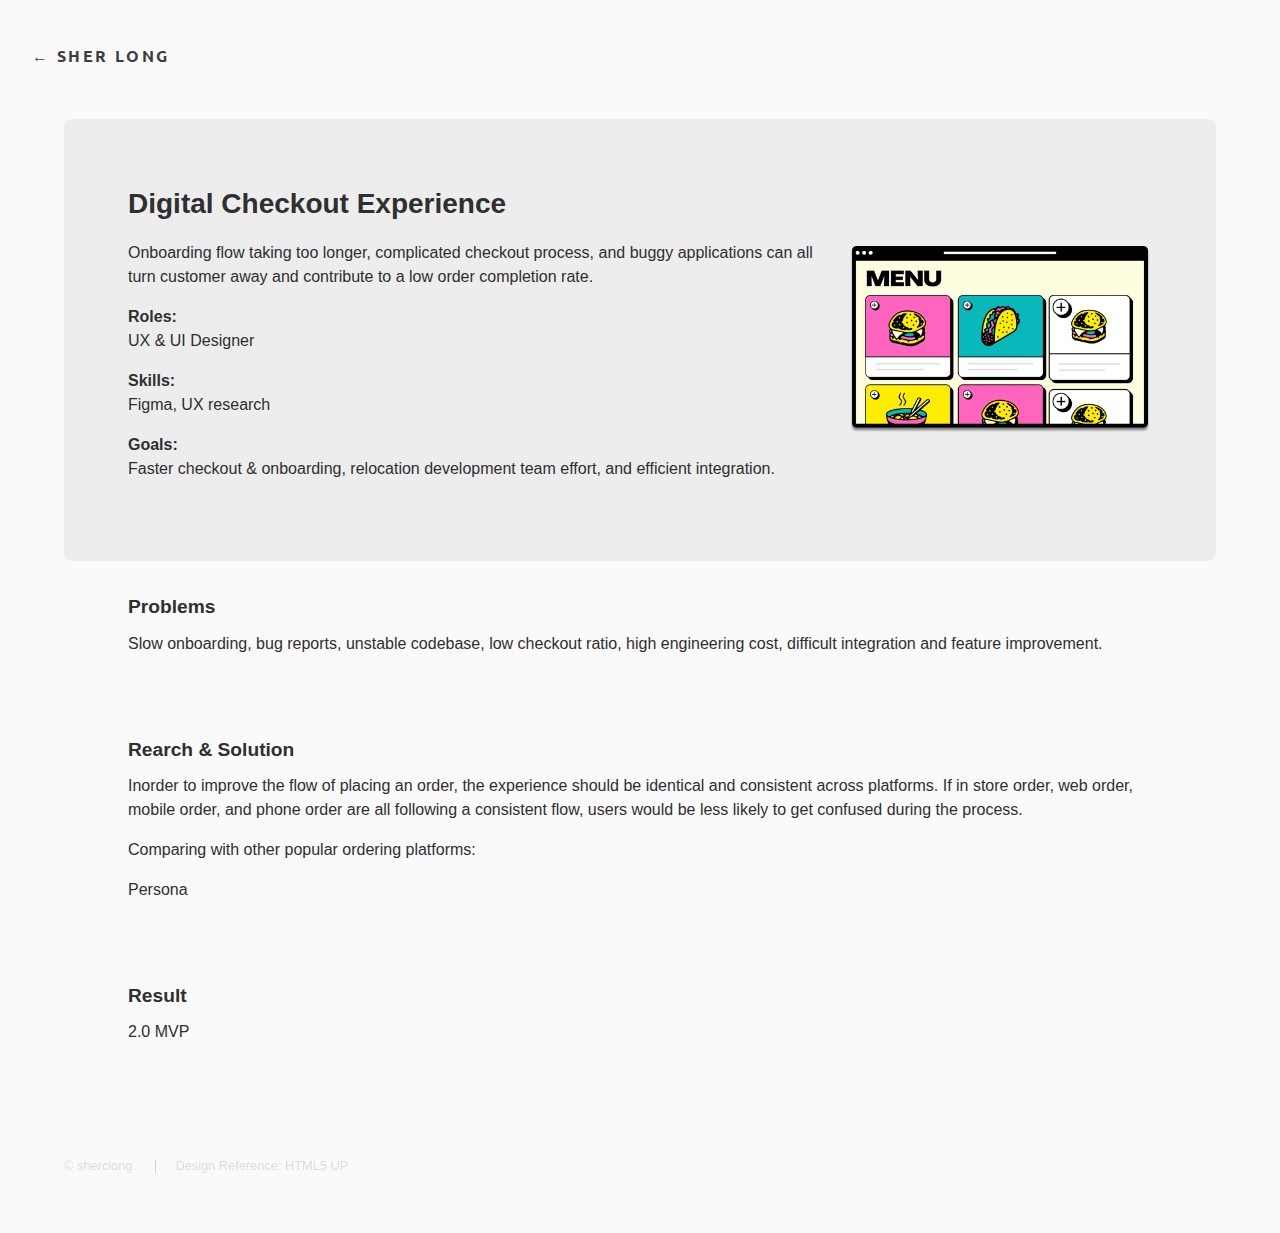
<file: pos.html>
<!DOCTYPE HTML>
<html>
	<head>
		<title>Sher Long - POS Research</title>
		<meta charset="utf-8" />
		<meta name="viewport" content="width=device-width, initial-scale=1, user-scalable=no" />
		<link rel="stylesheet" href="assets/css/main.css" />
		<link rel="icon" type="image/x-icon" href="images/favicon.png">
		<noscript><link rel="stylesheet" href="assets/css/noscript.css" /></noscript>
		<link rel="stylesheet" href="https://fonts.googleapis.com/css?family=Ubuntu">
	</head>
	<body class="is-preload">

		<!-- Header -->
			<header id="header">
				<a href="index.html"><h3>&larr; SHER LONG</h3></a>
			</header>

		<!-- Wrapper -->
			<div id="wrapper">
				<!-- Main -->
					<section id="main" class="wrapper">
						<div class="inner1">
							<div class="banner1">
								<h2>Digital Checkout Experience</h2>
								<p><span class="image right" style="max-width: 30% !important"><img src="images/ux2.png" alt="" /></span>
								<p>Onboarding flow taking too longer, complicated checkout process, and buggy applications can all turn customer away and contribute to a low order completion rate.</p>
								<p><b>Roles:</b> </br>UX & UI Designer</p>
								<p><b>Skills:</b> </br>Figma, UX research</p>
								<p><b>Goals:</b> </br>Faster checkout & onboarding, relocation development team effort, and efficient integration.</p>
							</div>
							<div class="body1">
								<h3>Problems</h3>
								<p>Slow onboarding, bug reports, unstable codebase, low checkout ratio, high engineering cost, difficult integration and feature improvement.</p>
							</div>
							<div class="body1">
								<h3>Rearch & Solution</h3>
								<p>Inorder to improve the flow of placing an order, the experience should be identical and consistent across platforms. If in store order, web order, mobile order, and phone order are all following a consistent flow, users would be less likely to get confused during the process.</p>
								<p>Comparing with other popular ordering platforms:</p>
								<p>Persona</p>
							</div>
							<div class="body1">
								<h3>Result</h3>
								<p>2.0 MVP</p>
							</div>
						</div>
					</section>

			</div>

		<!-- Footer -->
			<footer id="footer" class="wrapper alt">
				<div class="inner">
					<ul class="menu">
						<li>&copy; sherclong. </li><li>Design Reference: HTML5 UP</li>
					</ul>
				</div>
			</footer>

		<!-- Scripts -->
			<script src="assets/js/jquery.min.js"></script>
			<script src="assets/js/jquery.scrollex.min.js"></script>
			<script src="assets/js/jquery.scrolly.min.js"></script>
			<script src="assets/js/browser.min.js"></script>
			<script src="assets/js/breakpoints.min.js"></script>
			<script src="assets/js/util.js"></script>
			<script src="assets/js/main.js"></script>

	</body>
</html>
</file>
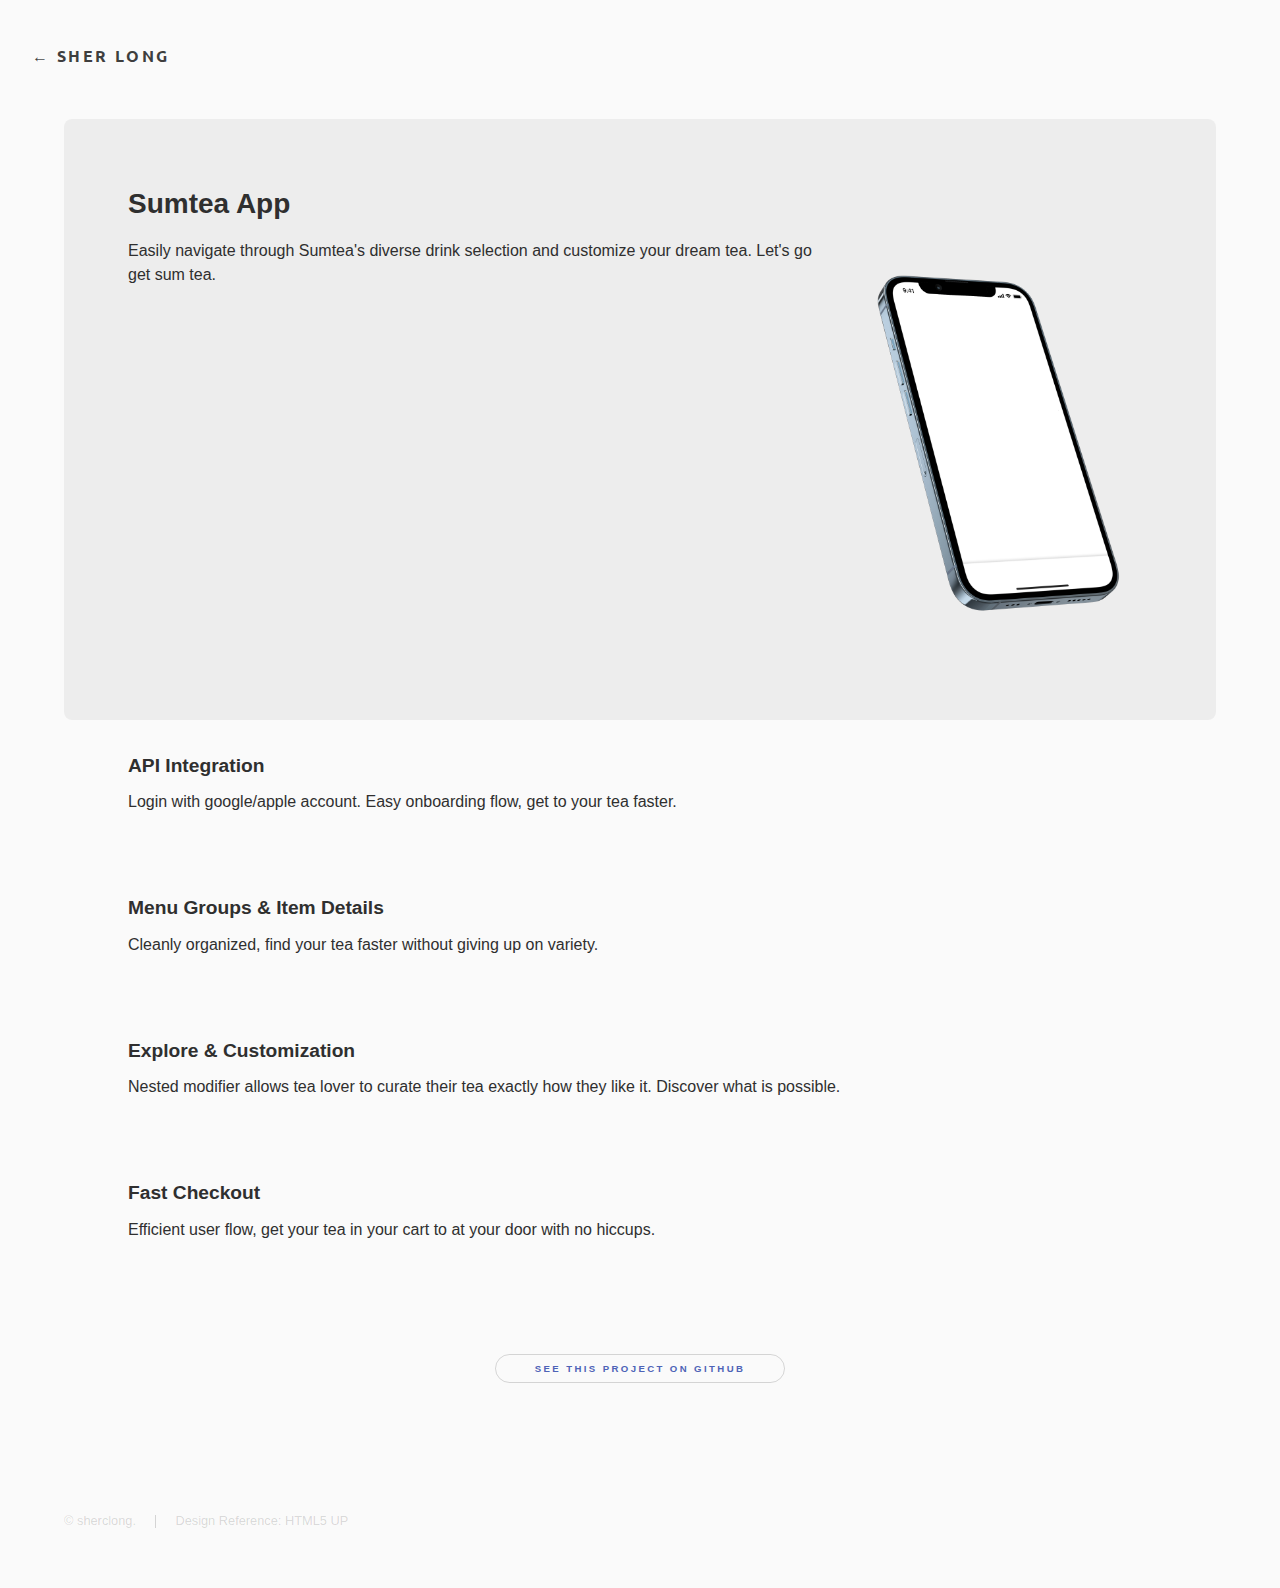
<file: sumtea.html>
<!DOCTYPE HTML>
<html>
	<head>
		<title>Sher Long - Sumtea</title>
		<meta charset="utf-8" />
		<meta name="viewport" content="width=device-width, initial-scale=1, user-scalable=no" />
		<link rel="stylesheet" href="assets/css/main.css" />
		<link rel="icon" type="image/x-icon" href="images/favicon.png">
		<noscript><link rel="stylesheet" href="assets/css/noscript.css" /></noscript>
		<link rel="stylesheet" href="https://fonts.googleapis.com/css?family=Ubuntu">
	</head>
	<body class="is-preload">

		<!-- Header -->
			<header id="header">
				<a href="index.html"><h3>&larr; SHER LONG</h3></a>
			</header>

		<!-- Wrapper -->
			<div id="wrapper">
				<!-- Main -->
					<section id="main" class="wrapper">
						<div class="inner1">
							<div class="banner1">
								<h2>Sumtea App</h2>
								<p><span class="image right" style="max-width: 30% !important; padding: 2em"><img src="images/screen.png" alt="" /></span>
									Easily navigate through Sumtea's diverse drink selection and customize your dream tea. Let's go get sum tea.</p>
							</div>
							<div class="body1">
								<h3>API Integration</h3>
								<p>Login with google/apple account. Easy onboarding flow, get to your tea faster.</p>
							</div>
							<div class="body1">
								<h3>Menu Groups & Item Details</h3>
								<p>Cleanly organized, find your tea faster without giving up on variety.</p>
							</div>
							<div class="body1">
								<h3>Explore & Customization</h3>
								<p>Nested modifier allows tea lover to curate their tea exactly how they like it. Discover what is possible.</p>
							</div>
							<div class="body1">
								<h3>Fast Checkout</h3>
								<p>Efficient user flow, get your tea in your cart to at your door with no hiccups.</p>
							</div>
							<div style="text-align: center; padding: 4em"><a href="https://github.com/sherclong/sumtea" target="_blank" rel="noopener noreferrer" class="button">See this project on Github</a></div>
						</div>
					</section>

			</div>

		<!-- Footer -->
			<footer id="footer" class="wrapper alt">
				<div class="inner">
					<ul class="menu">
						<li>&copy; sherclong. </li><li>Design Reference: HTML5 UP</li>
					</ul>
				</div>
			</footer>

		<!-- Scripts -->
			<script src="assets/js/jquery.min.js"></script>
			<script src="assets/js/jquery.scrollex.min.js"></script>
			<script src="assets/js/jquery.scrolly.min.js"></script>
			<script src="assets/js/browser.min.js"></script>
			<script src="assets/js/breakpoints.min.js"></script>
			<script src="assets/js/util.js"></script>
			<script src="assets/js/main.js"></script>

	</body>
</html>
</file>
<file: assets/css/noscript.css>
/*
	Hyperspace by HTML5 UP
	html5up.net | @ajlkn
	Free for personal and commercial use under the CCA 3.0 license (html5up.net/license)
*/

/* Spotlights */

	.spotlights > section > .image:before {
		opacity: 0 !important;
	}

	.spotlights > section > .content > .inner {
		-moz-transform: none !important;
		-webkit-transform: none !important;
		-ms-transform: none !important;
		transform: none !important;
		opacity: 1 !important;
	}

/* Wrapper */

	.wrapper > .inner {
		opacity: 1 !important;
		-moz-transform: none !important;
		-webkit-transform: none !important;
		-ms-transform: none !important;
		transform: none !important;
	}

/* Sidebar */

	#sidebar > .inner {
		opacity: 1 !important;
	}

	#sidebar nav > ul > li {
		-moz-transform: none !important;
		-webkit-transform: none !important;
		-ms-transform: none !important;
		transform: none !important;
		opacity: 1 !important;
	}
</file>
<file: assets/css/main.css>
@import url(fontawesome-all.min.css);

html, body, div, span, applet, object,
iframe, h1, h2, h3, h4, h5, h6, p, blockquote,
pre, a, abbr, acronym, address, big, cite,
code, del, dfn, em, img, ins, kbd, q, s, samp,
small, strike, strong, sub, sup, tt, var, b,
u, i, center, dl, dt, dd, ol, ul, li, fieldset,
form, label, legend, table, caption, tbody,
tfoot, thead, tr, th, td, article, aside,
canvas, details, embed, figure, figcaption,
footer, header, hgroup, menu, nav, output, ruby,
section, summary, time, mark, audio, video {
	margin: 0;
	padding: 0;
	border: 0;
	font-size: 100%;
	font: inherit;
	vertical-align: baseline;}

article, aside, details, figcaption, figure,
footer, header, hgroup, menu, nav, section {
	display: block;}

body {
	line-height: 1;
}

ol, ul {
	list-style: none;
}

blockquote, q {
	quotes: none;
}

	blockquote:before, blockquote:after, q:before, q:after {
		content: '';
		content: none;
	}

table {
	border-collapse: collapse;
	border-spacing: 0;
}

body {
	-webkit-text-size-adjust: none;
}

mark {
	background-color: transparent;
	color: inherit;
}

input::-moz-focus-inner {
	border: 0;
	padding: 0;
}

input, select, textarea {
	-moz-appearance: none;
	-webkit-appearance: none;
	-ms-appearance: none;
	appearance: none;
}

/* Basic */

	@-ms-viewport {
		width: device-width;
	}

	body {
		-ms-overflow-style: scrollbar;
	}

	@media screen and (max-width: 480px) {

		html, body {
			min-width: 320px;
		}

	}

	html {
		box-sizing: border-box;
	}

	*, *:before, *:after {
		box-sizing: inherit;
	}

	body {
		background: #FAFAFA;
	}

		body.is-preload *, body.is-preload *:before, body.is-preload *:after {
			-moz-animation: none !important;
			-webkit-animation: none !important;
			-ms-animation: none !important;
			animation: none !important;
			-moz-transition: none !important;
			-webkit-transition: none !important;
			-ms-transition: none !important;
			transition: none !important;
		}

/* Type */

	body, input, select, textarea {
		color: #2F2F2F;
		font-family: Arial, Helvetica, sans-serif;
		font-size: 16.5pt;
		font-weight: normal;
		line-height: 1.5;
	}

		@media screen and (max-width: 1680px) {

			body, input, select, textarea {
				font-size: 13pt;
			}

		}

		@media screen and (max-width: 1280px) {

			body, input, select, textarea {
				font-size: 12pt;
			}

		}

		@media screen and (max-width: 360px) {

			body, input, select, textarea {
				font-size: 11pt;
			}

		}

	a {
		-moz-transition: color 0.2s ease, border-bottom-color 0.2s ease;
		-webkit-transition: color 0.2s ease, border-bottom-color 0.2s ease;
		-ms-transition: color 0.2s ease, border-bottom-color 0.2s ease;
		transition: color 0.2s ease, border-bottom-color 0.2s ease;
		border-bottom: dotted 1px rgba(0, 0, 0, 0.35);
		color: inherit;
		text-decoration: none;
	}

		a:hover {
			border-bottom-color: transparent;
			color: rgba(78, 99, 183, 0.75);
		}

	strong, b {
		color: #2F2F2F;
		font-weight: bold;
	}

	em, i {
		font-style: italic;
	}

	p {
		margin: 0 0 1em 0;
	}

	h1, h2, h3, h4, h5, h6 {
		color: #2F2F2F;
		font-weight: bold;
		line-height: 1.5;
		margin: 0 0 0.5em 0;
	}

		h1 a, h2 a, h3 a, h4 a, h5 a, h6 a {
			color: inherit;
			text-decoration: none;
		}

	h1 {
		font-size: 2.75em;
	}

		h1.major {
			margin: 0 0 1.3em 0;
			position: relative;
			padding-bottom: 0.35em;
		}

			h1.major:after {
				background-image: -moz-linear-gradient(to right, #5e42a6, #b74e91);
				background-image: -webkit-linear-gradient(to right, #5e42a6, #b74e91);
				background-image: -ms-linear-gradient(to right, #5e42a6, #b74e91);
				background-image: linear-gradient(to right, #5e42a6, #b74e91);
				-moz-transition: max-width 0.2s ease;
				-webkit-transition: max-width 0.2s ease;
				-ms-transition: max-width 0.2s ease;
				transition: max-width 0.2s ease;
				border-radius: 0.2em;
				bottom: 0;
				content: '';
				height: 0.05em;
				position: absolute;
				right: 0;
				width: 100%;
			}

	h2 {
		font-size: 1.75em;
	}

	h3 {
		font-size: 1.2em;
	}

	h4 {
		font-size: 1em;
	}

	h5 {
		font-size: 0.8em;
	}

	h6 {
		font-size: 0.6em;
	}

	@media screen and (max-width: 736px) {

		h1 {
			font-size: 2em;
		}

		h2 {
			font-size: 1.25em;
		}

		h3 {
			font-size: 1em;
		}

		h4 {
			font-size: 0.8em;
		}

		h5 {
			font-size: 0.6em;
		}

		h6 {
			font-size: 0.6em;
		}

	}

	sub {
		font-size: 0.8em;
		position: relative;
		top: 0.5em;
	}

	sup {
		font-size: 0.8em;
		position: relative;
		top: -0.5em;
	}

	blockquote {
		border-left: solid 4px rgba(0, 0, 0, 0.15);
		font-style: italic;
		margin: 0 0 2em 0;
		padding: 0.5em 0 0.5em 2em;
	}

	code {
		background: rgba(0, 0, 0, 0.05);
		border-radius: 0.25em;
		border: solid 1px rgba(0, 0, 0, 0.15);
		font-family: "Courier New", monospace;
		font-size: 0.9em;
		margin: 0 0.25em;
		padding: 0.25em 0.65em;
	}

	pre {
		-webkit-overflow-scrolling: touch;
		font-family: "Courier New", monospace;
		font-size: 0.9em;
		margin: 0 0 2em 0;
	}

		pre code {
			display: block;
			line-height: 1.75em;
			padding: 1em 1.5em;
			overflow-x: auto;
		}

	hr {
		border: 0;
		border-bottom: solid 1px rgba(0, 0, 0, 0.15);
		margin: 2em 0;
	}

		hr.major {
			margin: 3em 0;
		}

	.align-left {
		text-align: left;
	}

	.align-center {
		text-align: center;
	}

	.align-right {
		text-align: right;
	}

/* Row */

	.row {
		display: flex;
		flex-wrap: wrap;
		box-sizing: border-box;
		align-items: stretch;
	}

		.row > * {
			box-sizing: border-box;
		}

		.row.gtr-uniform > * > :last-child {
			margin-bottom: 0;
		}

		.row.aln-left {
			justify-content: flex-start;
		}

		.row.aln-center {
			justify-content: center;
		}

		.row.aln-right {
			justify-content: flex-end;
		}

		.row.aln-top {
			align-items: flex-start;
		}

		.row.aln-middle {
			align-items: center;
		}

		.row.aln-bottom {
			align-items: flex-end;
		}

		.row > .imp {
			order: -1;
		}

		.row > .col-1 {
			width: 8.33333%;
		}

		.row > .off-1 {
			margin-left: 8.33333%;
		}

		.row > .col-2 {
			width: 16.66667%;
		}

		.row > .off-2 {
			margin-left: 16.66667%;
		}

		.row > .col-3 {
			width: 25%;
		}

		.row > .off-3 {
			margin-left: 25%;
		}

		.row > .col-4 {
			width: 33.33333%;
		}

		.row > .off-4 {
			margin-left: 33.33333%;
		}

		.row > .col-5 {
			width: 41.66667%;
		}

		.row > .off-5 {
			margin-left: 41.66667%;
		}

		.row > .col-6 {
			width: 50%;
		}

		.row > .off-6 {
			margin-left: 50%;
		}

		.row > .col-7 {
			width: 58.33333%;
		}

		.row > .off-7 {
			margin-left: 58.33333%;
		}

		.row > .col-8 {
			width: 66.66667%;
		}

		.row > .off-8 {
			margin-left: 66.66667%;
		}

		.row > .col-9 {
			width: 75%;
		}

		.row > .off-9 {
			margin-left: 75%;
		}

		.row > .col-10 {
			width: 83.33333%;
		}

		.row > .off-10 {
			margin-left: 83.33333%;
		}

		.row > .col-11 {
			width: 91.66667%;
		}

		.row > .off-11 {
			margin-left: 91.66667%;
		}

		.row > .col-12 {
			width: 100%;
		}

		.row > .off-12 {
			margin-left: 100%;
		}

		.row.gtr-0 {
			margin-top: 0;
			margin-left: 0em;
		}

			.row.gtr-0 > * {
				padding: 0 0 0 0em;
			}

			.row.gtr-0.gtr-uniform {
				margin-top: 0em;
			}

				.row.gtr-0.gtr-uniform > * {
					padding-top: 0em;
				}

		.row.gtr-25 {
			margin-top: 0;
			margin-left: -0.375em;
		}

			.row.gtr-25 > * {
				padding: 0 0 0 0.375em;
			}

			.row.gtr-25.gtr-uniform {
				margin-top: -0.375em;
			}

				.row.gtr-25.gtr-uniform > * {
					padding-top: 0.375em;
				}

		.row.gtr-50 {
			margin-top: 0;
			margin-left: -0.75em;
		}

			.row.gtr-50 > * {
				padding: 0 0 0 0.75em;
			}

			.row.gtr-50.gtr-uniform {
				margin-top: -0.75em;
			}

				.row.gtr-50.gtr-uniform > * {
					padding-top: 0.75em;
				}

		.row {
			margin-top: 0;
			margin-left: -1.5em;
		}

			.row > * {
				padding: 0 0 0 1.5em;
			}

			.row.gtr-uniform {
				margin-top: -1.5em;
				max-width: 60% !important;
			}

				.row.gtr-uniform > * {
					padding-top: 1.5em;
				}

		.row.gtr-150 {
			margin-top: 0;
			margin-left: -2.25em;
		}

			.row.gtr-150 > * {
				padding: 0 0 0 2.25em;
			}

			.row.gtr-150.gtr-uniform {
				margin-top: -2.25em;
			}

				.row.gtr-150.gtr-uniform > * {
					padding-top: 2.25em;
				}

		.row.gtr-200 {
			margin-top: 0;
			margin-left: -3em;
		}

			.row.gtr-200 > * {
				padding: 0 0 0 3em;
			}

			.row.gtr-200.gtr-uniform {
				margin-top: -3em;
			}

				.row.gtr-200.gtr-uniform > * {
					padding-top: 3em;
				}

		@media screen and (max-width: 1680px) {

			.row {
				display: flex;
				flex-wrap: wrap;
				box-sizing: border-box;
				align-items: stretch;
			}

				.row > * {
					box-sizing: border-box;
				}

				.row.gtr-uniform > * > :last-child {
					margin-bottom: 0;
				}

				.row.aln-left {
					justify-content: flex-start;
				}

				.row.aln-center {
					justify-content: center;
				}

				.row.aln-right {
					justify-content: flex-end;
				}

				.row.aln-top {
					align-items: flex-start;
				}

				.row.aln-middle {
					align-items: center;
				}

				.row.aln-bottom {
					align-items: flex-end;
				}

				.row > .imp-xlarge {
					order: -1;
				}

				.row > .col-1-xlarge {
					width: 8.33333%;
				}

				.row > .off-1-xlarge {
					margin-left: 8.33333%;
				}

				.row > .col-2-xlarge {
					width: 16.66667%;
				}

				.row > .off-2-xlarge {
					margin-left: 16.66667%;
				}

				.row > .col-3-xlarge {
					width: 25%;
				}

				.row > .off-3-xlarge {
					margin-left: 25%;
				}

				.row > .col-4-xlarge {
					width: 33.33333%;
				}

				.row > .off-4-xlarge {
					margin-left: 33.33333%;
				}

				.row > .col-5-xlarge {
					width: 41.66667%;
				}

				.row > .off-5-xlarge {
					margin-left: 41.66667%;
				}

				.row > .col-6-xlarge {
					width: 50%;
				}

				.row > .off-6-xlarge {
					margin-left: 50%;
				}

				.row > .col-7-xlarge {
					width: 58.33333%;
				}

				.row > .off-7-xlarge {
					margin-left: 58.33333%;
				}

				.row > .col-8-xlarge {
					width: 66.66667%;
				}

				.row > .off-8-xlarge {
					margin-left: 66.66667%;
				}

				.row > .col-9-xlarge {
					width: 75%;
				}

				.row > .off-9-xlarge {
					margin-left: 75%;
				}

				.row > .col-10-xlarge {
					width: 83.33333%;
				}

				.row > .off-10-xlarge {
					margin-left: 83.33333%;
				}

				.row > .col-11-xlarge {
					width: 91.66667%;
				}

				.row > .off-11-xlarge {
					margin-left: 91.66667%;
				}

				.row > .col-12-xlarge {
					width: 100%;
				}

				.row > .off-12-xlarge {
					margin-left: 100%;
				}

				.row.gtr-0 {
					margin-top: 0;
					margin-left: 0em;
				}

					.row.gtr-0 > * {
						padding: 0 0 0 0em;
					}

					.row.gtr-0.gtr-uniform {
						margin-top: 0em;
					}

						.row.gtr-0.gtr-uniform > * {
							padding-top: 0em;
						}

				.row.gtr-25 {
					margin-top: 0;
					margin-left: -0.375em;
				}

					.row.gtr-25 > * {
						padding: 0 0 0 0.375em;
					}

					.row.gtr-25.gtr-uniform {
						margin-top: -0.375em;
					}

						.row.gtr-25.gtr-uniform > * {
							padding-top: 0.375em;
						}

				.row.gtr-50 {
					margin-top: 0;
					margin-left: -0.75em;
				}

					.row.gtr-50 > * {
						padding: 0 0 0 0.75em;
					}

					.row.gtr-50.gtr-uniform {
						margin-top: -0.75em;
					}

						.row.gtr-50.gtr-uniform > * {
							padding-top: 0.75em;
						}

				.row {
					margin-top: 0;
					margin-left: -1.5em;
				}

					.row > * {
						padding: 0 0 0 1.5em;
					}

					.row.gtr-uniform {
						margin-top: -1.5em;
					}

						.row.gtr-uniform > * {
							padding-top: 1.5em;
						}

				.row.gtr-150 {
					margin-top: 0;
					margin-left: -2.25em;
				}

					.row.gtr-150 > * {
						padding: 0 0 0 2.25em;
					}

					.row.gtr-150.gtr-uniform {
						margin-top: -2.25em;
					}

						.row.gtr-150.gtr-uniform > * {
							padding-top: 2.25em;
						}

				.row.gtr-200 {
					margin-top: 0;
					margin-left: -3em;
				}

					.row.gtr-200 > * {
						padding: 0 0 0 3em;
					}

					.row.gtr-200.gtr-uniform {
						margin-top: -3em;
					}

						.row.gtr-200.gtr-uniform > * {
							padding-top: 3em;
						}

		}

		@media screen and (max-width: 1280px) {

			.row {
				display: flex;
				flex-wrap: wrap;
				box-sizing: border-box;
				align-items: stretch;
			}

				.row > * {
					box-sizing: border-box;
				}

				.row.gtr-uniform > * > :last-child {
					margin-bottom: 0;
				}

				.row.aln-left {
					justify-content: flex-start;
				}

				.row.aln-center {
					justify-content: center;
				}

				.row.aln-right {
					justify-content: flex-end;
				}

				.row.aln-top {
					align-items: flex-start;
				}

				.row.aln-middle {
					align-items: center;
				}

				.row.aln-bottom {
					align-items: flex-end;
				}

				.row > .imp-large {
					order: -1;
				}

				.row > .col-1-large {
					width: 8.33333%;
				}

				.row > .off-1-large {
					margin-left: 8.33333%;
				}

				.row > .col-2-large {
					width: 16.66667%;
				}

				.row > .off-2-large {
					margin-left: 16.66667%;
				}

				.row > .col-3-large {
					width: 25%;
				}

				.row > .off-3-large {
					margin-left: 25%;
				}

				.row > .col-4-large {
					width: 33.33333%;
				}

				.row > .off-4-large {
					margin-left: 33.33333%;
				}

				.row > .col-5-large {
					width: 41.66667%;
				}

				.row > .off-5-large {
					margin-left: 41.66667%;
				}

				.row > .col-6-large {
					width: 50%;
				}

				.row > .off-6-large {
					margin-left: 50%;
				}

				.row > .col-7-large {
					width: 58.33333%;
				}

				.row > .off-7-large {
					margin-left: 58.33333%;
				}

				.row > .col-8-large {
					width: 66.66667%;
				}

				.row > .off-8-large {
					margin-left: 66.66667%;
				}

				.row > .col-9-large {
					width: 75%;
				}

				.row > .off-9-large {
					margin-left: 75%;
				}

				.row > .col-10-large {
					width: 83.33333%;
				}

				.row > .off-10-large {
					margin-left: 83.33333%;
				}

				.row > .col-11-large {
					width: 91.66667%;
				}

				.row > .off-11-large {
					margin-left: 91.66667%;
				}

				.row > .col-12-large {
					width: 100%;
				}

				.row > .off-12-large {
					margin-left: 100%;
				}

				.row.gtr-0 {
					margin-top: 0;
					margin-left: 0em;
				}

					.row.gtr-0 > * {
						padding: 0 0 0 0em;
					}

					.row.gtr-0.gtr-uniform {
						margin-top: 0em;
					}

						.row.gtr-0.gtr-uniform > * {
							padding-top: 0em;
						}

				.row.gtr-25 {
					margin-top: 0;
					margin-left: -0.375em;
				}

					.row.gtr-25 > * {
						padding: 0 0 0 0.375em;
					}

					.row.gtr-25.gtr-uniform {
						margin-top: -0.375em;
					}

						.row.gtr-25.gtr-uniform > * {
							padding-top: 0.375em;
						}

				.row.gtr-50 {
					margin-top: 0;
					margin-left: -0.75em;
				}

					.row.gtr-50 > * {
						padding: 0 0 0 0.75em;
					}

					.row.gtr-50.gtr-uniform {
						margin-top: -0.75em;
					}

						.row.gtr-50.gtr-uniform > * {
							padding-top: 0.75em;
						}

				.row {
					margin-top: 0;
					margin-left: -1.5em;
				}

					.row > * {
						padding: 0 0 0 1.5em;
					}

					.row.gtr-uniform {
						margin-top: -1.5em;
					}

						.row.gtr-uniform > * {
							padding-top: 1.5em;
						}

				.row.gtr-150 {
					margin-top: 0;
					margin-left: -2.25em;
				}

					.row.gtr-150 > * {
						padding: 0 0 0 2.25em;
					}

					.row.gtr-150.gtr-uniform {
						margin-top: -2.25em;
					}

						.row.gtr-150.gtr-uniform > * {
							padding-top: 2.25em;
						}

				.row.gtr-200 {
					margin-top: 0;
					margin-left: -3em;
				}

					.row.gtr-200 > * {
						padding: 0 0 0 3em;
					}

					.row.gtr-200.gtr-uniform {
						margin-top: -3em;
					}

						.row.gtr-200.gtr-uniform > * {
							padding-top: 3em;
						}

		}

		@media screen and (max-width: 980px) {

			.row {
				display: flex;
				flex-wrap: wrap;
				box-sizing: border-box;
				align-items: stretch;
			}

				.row > * {
					box-sizing: border-box;
				}

				.row.gtr-uniform > * > :last-child {
					margin-bottom: 0;
				}

				.row.aln-left {
					justify-content: flex-start;
				}

				.row.aln-center {
					justify-content: center;
				}

				.row.aln-right {
					justify-content: flex-end;
				}

				.row.aln-top {
					align-items: flex-start;
				}

				.row.aln-middle {
					align-items: center;
				}

				.row.aln-bottom {
					align-items: flex-end;
				}

				.row > .imp-medium {
					order: -1;
				}

				.row > .col-1-medium {
					width: 8.33333%;
				}

				.row > .off-1-medium {
					margin-left: 8.33333%;
				}

				.row > .col-2-medium {
					width: 16.66667%;
				}

				.row > .off-2-medium {
					margin-left: 16.66667%;
				}

				.row > .col-3-medium {
					width: 25%;
				}

				.row > .off-3-medium {
					margin-left: 25%;
				}

				.row > .col-4-medium {
					width: 33.33333%;
				}

				.row > .off-4-medium {
					margin-left: 33.33333%;
				}

				.row > .col-5-medium {
					width: 41.66667%;
				}

				.row > .off-5-medium {
					margin-left: 41.66667%;
				}

				.row > .col-6-medium {
					width: 50%;
				}

				.row > .off-6-medium {
					margin-left: 50%;
				}

				.row > .col-7-medium {
					width: 58.33333%;
				}

				.row > .off-7-medium {
					margin-left: 58.33333%;
				}

				.row > .col-8-medium {
					width: 66.66667%;
				}

				.row > .off-8-medium {
					margin-left: 66.66667%;
				}

				.row > .col-9-medium {
					width: 75%;
				}

				.row > .off-9-medium {
					margin-left: 75%;
				}

				.row > .col-10-medium {
					width: 83.33333%;
				}

				.row > .off-10-medium {
					margin-left: 83.33333%;
				}

				.row > .col-11-medium {
					width: 91.66667%;
				}

				.row > .off-11-medium {
					margin-left: 91.66667%;
				}

				.row > .col-12-medium {
					width: 100%;
				}

				.row > .off-12-medium {
					margin-left: 100%;
				}

				.row.gtr-0 {
					margin-top: 0;
					margin-left: 0em;
				}

					.row.gtr-0 > * {
						padding: 0 0 0 0em;
					}

					.row.gtr-0.gtr-uniform {
						margin-top: 0em;
					}

						.row.gtr-0.gtr-uniform > * {
							padding-top: 0em;
						}

				.row.gtr-25 {
					margin-top: 0;
					margin-left: -0.375em;
				}

					.row.gtr-25 > * {
						padding: 0 0 0 0.375em;
					}

					.row.gtr-25.gtr-uniform {
						margin-top: -0.375em;
					}

						.row.gtr-25.gtr-uniform > * {
							padding-top: 0.375em;
						}

				.row.gtr-50 {
					margin-top: 0;
					margin-left: -0.75em;
				}

					.row.gtr-50 > * {
						padding: 0 0 0 0.75em;
					}

					.row.gtr-50.gtr-uniform {
						margin-top: -0.75em;
					}

						.row.gtr-50.gtr-uniform > * {
							padding-top: 0.75em;
						}

				.row {
					margin-top: 0;
					margin-left: -1.5em;
				}

					.row > * {
						padding: 0 0 0 1.5em;
					}

					.row.gtr-uniform {
						margin-top: -1.5em;
						max-width: 100% !important;
					}

						.row.gtr-uniform > * {
							padding-top: 1.5em;
						}

				.row.gtr-150 {
					margin-top: 0;
					margin-left: -2.25em;
				}

					.row.gtr-150 > * {
						padding: 0 0 0 2.25em;
					}

					.row.gtr-150.gtr-uniform {
						margin-top: -2.25em;
					}

						.row.gtr-150.gtr-uniform > * {
							padding-top: 2.25em;
						}

				.row.gtr-200 {
					margin-top: 0;
					margin-left: -3em;
				}

					.row.gtr-200 > * {
						padding: 0 0 0 3em;
					}

					.row.gtr-200.gtr-uniform {
						margin-top: -3em;
					}

						.row.gtr-200.gtr-uniform > * {
							padding-top: 3em;
						}

		}

		@media screen and (max-width: 736px) {

			.row {
				display: flex;
				flex-wrap: wrap;
				box-sizing: border-box;
				align-items: stretch;
			}

				.row > * {
					box-sizing: border-box;
				}

				.row.gtr-uniform > * > :last-child {
					margin-bottom: 0;
				}

				.row.aln-left {
					justify-content: flex-start;
				}

				.row.aln-center {
					justify-content: center;
				}

				.row.aln-right {
					justify-content: flex-end;
				}

				.row.aln-top {
					align-items: flex-start;
				}

				.row.aln-middle {
					align-items: center;
				}

				.row.aln-bottom {
					align-items: flex-end;
				}

				.row > .imp-small {
					order: -1;
				}

				.row > .col-1-small {
					width: 8.33333%;
				}

				.row > .off-1-small {
					margin-left: 8.33333%;
				}

				.row > .col-2-small {
					width: 16.66667%;
				}

				.row > .off-2-small {
					margin-left: 16.66667%;
				}

				.row > .col-3-small {
					width: 25%;
				}

				.row > .off-3-small {
					margin-left: 25%;
				}

				.row > .col-4-small {
					width: 33.33333%;
				}

				.row > .off-4-small {
					margin-left: 33.33333%;
				}

				.row > .col-5-small {
					width: 41.66667%;
				}

				.row > .off-5-small {
					margin-left: 41.66667%;
				}

				.row > .col-6-small {
					width: 50%;
				}

				.row > .off-6-small {
					margin-left: 50%;
				}

				.row > .col-7-small {
					width: 58.33333%;
				}

				.row > .off-7-small {
					margin-left: 58.33333%;
				}

				.row > .col-8-small {
					width: 66.66667%;
				}

				.row > .off-8-small {
					margin-left: 66.66667%;
				}

				.row > .col-9-small {
					width: 75%;
				}

				.row > .off-9-small {
					margin-left: 75%;
				}

				.row > .col-10-small {
					width: 83.33333%;
				}

				.row > .off-10-small {
					margin-left: 83.33333%;
				}

				.row > .col-11-small {
					width: 91.66667%;
				}

				.row > .off-11-small {
					margin-left: 91.66667%;
				}

				.row > .col-12-small {
					width: 100%;
				}

				.row > .off-12-small {
					margin-left: 100%;
				}

				.row.gtr-0 {
					margin-top: 0;
					margin-left: 0em;
				}

					.row.gtr-0 > * {
						padding: 0 0 0 0em;
					}

					.row.gtr-0.gtr-uniform {
						margin-top: 0em;
					}

						.row.gtr-0.gtr-uniform > * {
							padding-top: 0em;
						}

				.row.gtr-25 {
					margin-top: 0;
					margin-left: -0.375em;
				}

					.row.gtr-25 > * {
						padding: 0 0 0 0.375em;
					}

					.row.gtr-25.gtr-uniform {
						margin-top: -0.375em;
					}

						.row.gtr-25.gtr-uniform > * {
							padding-top: 0.375em;
						}

				.row.gtr-50 {
					margin-top: 0;
					margin-left: -0.75em;
				}

					.row.gtr-50 > * {
						padding: 0 0 0 0.75em;
					}

					.row.gtr-50.gtr-uniform {
						margin-top: -0.75em;
					}

						.row.gtr-50.gtr-uniform > * {
							padding-top: 0.75em;
						}

				.row {
					margin-top: 0;
					margin-left: -1.5em;
				}

					.row > * {
						padding: 0 0 0 1.5em;
					}

					.row.gtr-uniform {
						margin-top: -1.5em;
					}

						.row.gtr-uniform > * {
							padding-top: 1.5em;
						}

				.row.gtr-150 {
					margin-top: 0;
					margin-left: -2.25em;
				}

					.row.gtr-150 > * {
						padding: 0 0 0 2.25em;
					}

					.row.gtr-150.gtr-uniform {
						margin-top: -2.25em;
					}

						.row.gtr-150.gtr-uniform > * {
							padding-top: 2.25em;
						}

				.row.gtr-200 {
					margin-top: 0;
					margin-left: -3em;
				}

					.row.gtr-200 > * {
						padding: 0 0 0 3em;
					}

					.row.gtr-200.gtr-uniform {
						margin-top: -3em;
					}

						.row.gtr-200.gtr-uniform > * {
							padding-top: 3em;
						}

		}

		@media screen and (max-width: 480px) {

			.row {
				display: flex;
				flex-wrap: wrap;
				box-sizing: border-box;
				align-items: stretch;
			}

				.row > * {
					box-sizing: border-box;
				}

				.row.gtr-unifom {
					max-width: 100% !important;
				}

				.row.gtr-uniform > * > :last-child {
					margin-bottom: 0;
				}

				.row.aln-left {
					justify-content: flex-start;
				}

				.row.aln-center {
					justify-content: center;
				}

				.row.aln-right {
					justify-content: flex-end;
				}

				.row.aln-top {
					align-items: flex-start;
				}

				.row.aln-middle {
					align-items: center;
				}

				.row.aln-bottom {
					align-items: flex-end;
				}

				.row > .imp-xsmall {
					order: -1;
				}

				.row > .col-1-xsmall {
					width: 8.33333%;
				}

				.row > .off-1-xsmall {
					margin-left: 8.33333%;
				}

				.row > .col-2-xsmall {
					width: 16.66667%;
				}

				.row > .off-2-xsmall {
					margin-left: 16.66667%;
				}

				.row > .col-3-xsmall {
					width: 25%;
				}

				.row > .off-3-xsmall {
					margin-left: 25%;
				}

				.row > .col-4-xsmall {
					width: 33.33333%;
				}

				.row > .off-4-xsmall {
					margin-left: 33.33333%;
				}

				.row > .col-5-xsmall {
					width: 41.66667%;
				}

				.row > .off-5-xsmall {
					margin-left: 41.66667%;
				}

				.row > .col-6-xsmall {
					width: 50%;
				}

				.row > .off-6-xsmall {
					margin-left: 50%;
				}

				.row > .col-7-xsmall {
					width: 58.33333%;
				}

				.row > .off-7-xsmall {
					margin-left: 58.33333%;
				}

				.row > .col-8-xsmall {
					width: 66.66667%;
				}

				.row > .off-8-xsmall {
					margin-left: 66.66667%;
				}

				.row > .col-9-xsmall {
					width: 75%;
				}

				.row > .off-9-xsmall {
					margin-left: 75%;
				}

				.row > .col-10-xsmall {
					width: 83.33333%;
				}

				.row > .off-10-xsmall {
					margin-left: 83.33333%;
				}

				.row > .col-11-xsmall {
					width: 91.66667%;
				}

				.row > .off-11-xsmall {
					margin-left: 91.66667%;
				}

				.row > .col-12-xsmall {
					width: 100%;
				}

				.row > .off-12-xsmall {
					margin-left: 100%;
				}

				.row.gtr-0 {
					margin-top: 0;
					margin-left: 0em;
				}

					.row.gtr-0 > * {
						padding: 0 0 0 0em;
					}

					.row.gtr-0.gtr-uniform {
						margin-top: 0em;
					}

						.row.gtr-0.gtr-uniform > * {
							padding-top: 0em;
						}

				.row.gtr-25 {
					margin-top: 0;
					margin-left: -0.375em;
				}

					.row.gtr-25 > * {
						padding: 0 0 0 0.375em;
					}

					.row.gtr-25.gtr-uniform {
						margin-top: -0.375em;
					}

						.row.gtr-25.gtr-uniform > * {
							padding-top: 0.375em;
						}

				.row.gtr-50 {
					margin-top: 0;
					margin-left: -0.75em;
				}

					.row.gtr-50 > * {
						padding: 0 0 0 0.75em;
					}

					.row.gtr-50.gtr-uniform {
						margin-top: -0.75em;
					}

						.row.gtr-50.gtr-uniform > * {
							padding-top: 0.75em;
						}

				.row {
					margin-top: 0;
					margin-left: -1.5em;
				}

					.row > * {
						padding: 0 0 0 1.5em;
					}

					.row.gtr-uniform {
						margin-top: -1.5em;
						max-width: 100% !important;
					}

						.row.gtr-uniform > * {
							padding-top: 1.5em;
						}

				.row.gtr-150 {
					margin-top: 0;
					margin-left: -2.25em;
				}

					.row.gtr-150 > * {
						padding: 0 0 0 2.25em;
					}

					.row.gtr-150.gtr-uniform {
						margin-top: -2.25em;
					}

						.row.gtr-150.gtr-uniform > * {
							padding-top: 2.25em;
						}

				.row.gtr-200 {
					margin-top: 0;
					margin-left: -3em;
				}

					.row.gtr-200 > * {
						padding: 0 0 0 3em;
					}

					.row.gtr-200.gtr-uniform {
						margin-top: -3em;
					}

						.row.gtr-200.gtr-uniform > * {
							padding-top: 3em;
						}

		}

/* Box */

	.box {
		border-radius: 0.25em;
		border: solid 1px rgba(0, 0, 0, 0.15);
		margin-bottom: 2em;
		padding: 1.5em;
	}

		.box > :last-child,
		.box > :last-child > :last-child,
		.box > :last-child > :last-child > :last-child {
			margin-bottom: 0;
		}

		.box.alt {
			border: 0;
			border-radius: 0;
			padding: 0;
		}

/* Button */

	input[type="submit"],
	input[type="reset"],
	input[type="button"],
	button,
	.button {
		-moz-appearance: none;
		-webkit-appearance: none;
		-ms-appearance: none;
		appearance: none;
		-moz-transition: border-color 0.2s ease;
		-webkit-transition: border-color 0.2s ease;
		-ms-transition: border-color 0.2s ease;
		transition: border-color 0.2s ease;
		background-color: transparent;
		border: solid 1px !important;
		border-color: rgba(0, 0, 0, 0.15) !important;
		border-radius: 3em;
		color: #4e63b7 !important;
		cursor: pointer;
		display: inline-block;
		font-size: 0.6em;
		font-weight: bold;
		height: calc(3em + 1px);
		letter-spacing: 0.25em;
		line-height: 3em;
		outline: 0;
		padding: 0 4em;
		position: relative;
		text-align: center;
		text-decoration: none;
		text-transform: uppercase;
		white-space: nowrap;
	}

		input[type="submit"]:after,
		input[type="reset"]:after,
		input[type="button"]:after,
		button:after,
		.button:after {
			-moz-transform: scale(0.25);
			-webkit-transform: scale(0.25);
			-ms-transform: scale(0.25);
			transform: scale(0.25);
			pointer-events: none;
			-moz-transition: opacity 0.2s ease, -moz-transform 0.2s ease;
			-webkit-transition: opacity 0.2s ease, -webkit-transform 0.2s ease;
			-ms-transition: opacity 0.2s ease, -ms-transform 0.2s ease;
			transition: opacity 0.2s ease, transform 0.2s ease;
			background: #2F2F2F;
			border-radius: 3em;
			content: '';
			height: 100%;
			left: 0;
			opacity: 0;
			position: absolute;
			top: 0;
			width: 100%;
		}

		input[type="submit"].icon:before,
		input[type="reset"].icon:before,
		input[type="button"].icon:before,
		button.icon:before,
		.button.icon:before {
			margin-right: 0.75em;
		}

		input[type="submit"].fit,
		input[type="reset"].fit,
		input[type="button"].fit,
		button.fit,
		.button.fit {
			width: 100%;
		}

		input[type="submit"].small,
		input[type="reset"].small,
		input[type="button"].small,
		button.small,
		.button.small {
			font-size: 0.4em;
		}

		input[type="submit"].large,
		input[type="reset"].large,
		input[type="button"].large,
		button.large,
		.button.large {
			font-size: 0.8em;
		}

		input[type="submit"].primary,
		input[type="reset"].primary,
		input[type="button"].primary,
		button.primary,
		.button.primary {
			background-color: #2F2F2F;
			color: #FAFAFA!important;
		}

			input[type="submit"].primary:after,
			input[type="reset"].primary:after,
			input[type="button"].primary:after,
			button.primary:after,
			.button.primary:after {
				display: none;
			}

		input[type="submit"].disabled, input[type="submit"]:disabled,
		input[type="reset"].disabled,
		input[type="reset"]:disabled,
		input[type="button"].disabled,
		input[type="button"]:disabled,
		button.disabled,
		button:disabled,
		.button.disabled,
		.button:disabled {
			cursor: default;
			opacity: 0.5;
			pointer-events: none;
		}

		input[type="submit"]:hover,
		input[type="reset"]:hover,
		input[type="button"]:hover,
		button:hover,
		.button:hover {
			border-color: rgba(78, 99, 183, 0.75) !important;
		}

			input[type="submit"]:hover:after,
			input[type="reset"]:hover:after,
			input[type="button"]:hover:after,
			button:hover:after,
			.button:hover:after {
				opacity: 0.05;
				-moz-transform: scale(1);
				-webkit-transform: scale(1);
				-ms-transform: scale(1);
				transform: scale(1);
			}

			input[type="submit"]:hover:active,
			input[type="reset"]:hover:active,
			input[type="button"]:hover:active,
			button:hover:active,
			.button:hover:active {
				border-color: #2F2F2F !important;
			}

				input[type="submit"]:hover:active:after,
				input[type="reset"]:hover:active:after,
				input[type="button"]:hover:active:after,
				button:hover:active:after,
				.button:hover:active:after {
					opacity: 0.1;
				}

/* Features */

	.features {
		display: -moz-flex;
		display: -webkit-flex;
		display: -ms-flex;
		display: flex;
		-moz-flex-wrap: wrap;
		-webkit-flex-wrap: wrap;
		-ms-flex-wrap: wrap;
		flex-wrap: wrap;
		border-radius: 0.75em;
		background: rgba(0, 0, 0, 0.05);
		margin: 0 0 2em 0;
	}

		.features section {
			padding: 2em 2em 0em 2em ;
			width: 50%;
			border-top: solid 1px rgba(0, 0, 0, 0.1);
			position: relative;
		}

			.features section:nth-child(-n + 2) {
				border-top-width: 0;
			}

			.features section:nth-child(2n) {
				border-left: solid 1px rgba(0, 0, 0, 0.1);
			}

			.features section .icon {
				-moz-transition: opacity 0.5s ease, -moz-transform 0.5s ease;
				-webkit-transition: opacity 0.5s ease, -webkit-transform 0.5s ease;
				-ms-transition: opacity 0.5s ease, -ms-transform 0.5s ease;
				transition: opacity 0.5s ease, transform 0.5s ease;
				-moz-transition-delay: 1s;
				-webkit-transition-delay: 1s;
				-ms-transition-delay: 1s;
				transition-delay: 1s;
				-moz-transform: scale(1);
				-webkit-transform: scale(1);
				-ms-transform: scale(1);
				transform: scale(1);
				position: absolute;
				left: 3em;
				top: 3em;
				opacity: 1;
			}

			.features section:nth-child(1) .icon {
				-moz-transition-delay: 0.15s;
				-webkit-transition-delay: 0.15s;
				-ms-transition-delay: 0.15s;
				transition-delay: 0.15s;
			}

			.features section:nth-child(2) .icon {
				-moz-transition-delay: 0.3s;
				-webkit-transition-delay: 0.3s;
				-ms-transition-delay: 0.3s;
				transition-delay: 0.3s;
			}

			.features section:nth-child(3) .icon {
				-moz-transition-delay: 0.45s;
				-webkit-transition-delay: 0.45s;
				-ms-transition-delay: 0.45s;
				transition-delay: 0.45s;
			}

			.features section:nth-child(4) .icon {
				-moz-transition-delay: 0.6s;
				-webkit-transition-delay: 0.6s;
				-ms-transition-delay: 0.6s;
				transition-delay: 0.6s;
			}

			.features section:nth-child(5) .icon {
				-moz-transition-delay: 0.75s;
				-webkit-transition-delay: 0.75s;
				-ms-transition-delay: 0.75s;
				transition-delay: 0.75s;
			}

			.features section:nth-child(6) .icon {
				-moz-transition-delay: 0.9s;
				-webkit-transition-delay: 0.9s;
				-ms-transition-delay: 0.9s;
				transition-delay: 0.9s;
			}

			.features section:nth-child(7) .icon {
				-moz-transition-delay: 1.05s;
				-webkit-transition-delay: 1.05s;
				-ms-transition-delay: 1.05s;
				transition-delay: 1.05s;
			}

			.features section:nth-child(8) .icon {
				-moz-transition-delay: 1.2s;
				-webkit-transition-delay: 1.2s;
				-ms-transition-delay: 1.2s;
				transition-delay: 1.2s;
			}

			.features section:nth-child(9) .icon {
				-moz-transition-delay: 1.35s;
				-webkit-transition-delay: 1.35s;
				-ms-transition-delay: 1.35s;
				transition-delay: 1.35s;
			}

			.features section:nth-child(10) .icon {
				-moz-transition-delay: 1.5s;
				-webkit-transition-delay: 1.5s;
				-ms-transition-delay: 1.5s;
				transition-delay: 1.5s;
			}

			.features section:nth-child(11) .icon {
				-moz-transition-delay: 1.65s;
				-webkit-transition-delay: 1.65s;
				-ms-transition-delay: 1.65s;
				transition-delay: 1.65s;
			}

			.features section:nth-child(12) .icon {
				-moz-transition-delay: 1.8s;
				-webkit-transition-delay: 1.8s;
				-ms-transition-delay: 1.8s;
				transition-delay: 1.8s;
			}

			.features section:nth-child(13) .icon {
				-moz-transition-delay: 1.95s;
				-webkit-transition-delay: 1.95s;
				-ms-transition-delay: 1.95s;
				transition-delay: 1.95s;
			}

			.features section:nth-child(14) .icon {
				-moz-transition-delay: 2.1s;
				-webkit-transition-delay: 2.1s;
				-ms-transition-delay: 2.1s;
				transition-delay: 2.1s;
			}

			.features section:nth-child(15) .icon {
				-moz-transition-delay: 2.25s;
				-webkit-transition-delay: 2.25s;
				-ms-transition-delay: 2.25s;
				transition-delay: 2.25s;
			}

			.features section:nth-child(16) .icon {
				-moz-transition-delay: 2.4s;
				-webkit-transition-delay: 2.4s;
				-ms-transition-delay: 2.4s;
				transition-delay: 2.4s;
			}

			.features section:nth-child(17) .icon {
				-moz-transition-delay: 2.55s;
				-webkit-transition-delay: 2.55s;
				-ms-transition-delay: 2.55s;
				transition-delay: 2.55s;
			}

			.features section:nth-child(18) .icon {
				-moz-transition-delay: 2.7s;
				-webkit-transition-delay: 2.7s;
				-ms-transition-delay: 2.7s;
				transition-delay: 2.7s;
			}

			.features section:nth-child(19) .icon {
				-moz-transition-delay: 2.85s;
				-webkit-transition-delay: 2.85s;
				-ms-transition-delay: 2.85s;
				transition-delay: 2.85s;
			}

			.features section:nth-child(20) .icon {
				-moz-transition-delay: 3s;
				-webkit-transition-delay: 3s;
				-ms-transition-delay: 3s;
				transition-delay: 3s;
			}

		.features.inactive section .icon {
			-moz-transform: scale(0.5);
			-webkit-transform: scale(0.5);
			-ms-transform: scale(0.5);
			transform: scale(0.5);
			opacity: 0;
		}

		@media screen and (max-width: 980px) {

			.features {
				display: block;
			}

				.features section {
					border-top-width: 1px !important;
					border-left-width: 0 !important;
					width: 100%;
				}

					.features section:first-child {
						border-top-width: 0 !important;
					}

		}

		@media screen and (max-width: 736px) {

			.features section {
				padding: 1.5em 1.5em 1.5em 1.5em ;
			}

				.features section .icon {
					left: 1.5em;
					top: 2em;
				}

		}

		@media screen and (max-width: 480px) {

			.features section {
				padding: 1.5em 1.5em 1.5em 1.5em ;
			}

				.features section .icon {
					left: 0;
					position: relative;
					top: 0;
				}

		}

/* Form */

	form {
		margin: 0 0 2em 0;
	}

		form > :last-child {
			margin-bottom: 0;
		}

		form > .fields {
			display: -moz-flex;
			display: -webkit-flex;
			display: -ms-flex;
			display: flex;
			-moz-flex-wrap: wrap;
			-webkit-flex-wrap: wrap;
			-ms-flex-wrap: wrap;
			flex-wrap: wrap;
			width: calc(100% + 3em);
			margin: -1.5em 0 2em -1.5em;
		}

			form > .fields > .field {
				-moz-flex-grow: 0;
				-webkit-flex-grow: 0;
				-ms-flex-grow: 0;
				flex-grow: 0;
				-moz-flex-shrink: 0;
				-webkit-flex-shrink: 0;
				-ms-flex-shrink: 0;
				flex-shrink: 0;
				padding: 1.5em 0 0 1.5em;
				width: calc(100% - 1.5em);
			}

				form > .fields > .field.half {
					width: calc(50% - 0.75em);
				}

				form > .fields > .field.third {
					width: calc(100%/3 - 0.5em);
				}

				form > .fields > .field.quarter {
					width: calc(25% - 0.375em);
				}

		@media screen and (max-width: 480px) {

			form > .fields {
				width: calc(100% + 3em);
				margin: -1.5em 0 2em -1.5em;
			}

				form > .fields > .field {
					padding: 1.5em 0 0 1.5em;
					width: calc(100% - 1.5em);
				}

					form > .fields > .field.half {
						width: calc(100% - 1.5em);
					}

					form > .fields > .field.third {
						width: calc(100% - 1.5em);
					}

					form > .fields > .field.quarter {
						width: calc(100% - 1.5em);
					}

		}

	label {
		color: #2F2F2F;
		font-weight: bold;
		line-height: 1.5;
		margin: 0 0 0.7em 0;
		display: block;
		font-size: 1.1em;
	}

	input[type="text"],
	input[type="password"],
	input[type="email"],
	input[type="tel"],
	select,
	textarea {
		-moz-appearance: none;
		-webkit-appearance: none;
		-ms-appearance: none;
		appearance: none;
		background: rgba(0, 0, 0, 0.05);
		border-radius: 0.25em;
		border: none;
		border: solid 1px rgba(0, 0, 0, 0.15);
		color: inherit;
		display: block;
		outline: 0;
		padding: 0 1em;
		text-decoration: none;
		width: 100%;
	}

		input[type="text"]:invalid,
		input[type="password"]:invalid,
		input[type="email"]:invalid,
		input[type="tel"]:invalid,
		select:invalid,
		textarea:invalid {
			box-shadow: none;
		}

		input[type="text"]:focus,
		input[type="password"]:focus,
		input[type="email"]:focus,
		input[type="tel"]:focus,
		select:focus,
		textarea:focus {
			border-color: #2F2F2F;
			box-shadow: 0 0 0 1px #2F2F2F;
		}

	select {
		background: rgba(0, 0, 0, 0.15);
		background-size: 1.25rem;
		background-repeat: no-repeat;
		background-position: calc(100% - 1rem) center;
		height: 2.75em;
		padding-right: 2.75em;
		text-overflow: ellipsis;
	}

		select option {
			color: #2F2F2F;
			background: #FAFAFA;
		}

		select:focus::-ms-value {
			background-color: transparent;
		}

		select::-ms-expand {
			display: none;
		}

	input[type="text"],
	input[type="password"],
	input[type="email"],
	select {
		height: 2.75em;
	}

	textarea {
		padding: 0.75em 1em;
	}

		body.is-ie textarea {
			min-height: 10em;
		}

	input[type="checkbox"],
	input[type="radio"] {
		-moz-appearance: none;
		-webkit-appearance: none;
		-ms-appearance: none;
		appearance: none;
		display: block;
		float: left;
		margin-right: -2em;
		opacity: 0;
		width: 1em;
		z-index: -1;
	}

		input[type="checkbox"] + label,
		input[type="radio"] + label {
			text-decoration: none;
			color: rgba(0, 0, 0, 0.55);
			cursor: pointer;
			display: inline-block;
			font-size: 1em;
			font-weight: normal;
			padding-left: 2.4em;
			padding-right: 0.75em;
			position: relative;
		}

			input[type="checkbox"] + label:before,
			input[type="radio"] + label:before {
				-moz-osx-font-smoothing: grayscale;
				-webkit-font-smoothing: antialiased;
				display: inline-block;
				font-style: normal;
				font-variant: normal;
				text-rendering: auto;
				line-height: 1;
				text-transform: none !important;
				font-family: 'Font Awesome 5 Free';
				font-weight: 900;
			}

			input[type="checkbox"] + label:before,
			input[type="radio"] + label:before {
				background: rgba(0, 0, 0, 0.05);
				border-radius: 0.25em;
				border: solid 1px rgba(0, 0, 0, 0.15);
				content: '';
				display: inline-block;
				font-size: 0.8em;
				height: 2.0625em;
				left: 0;
				line-height: 2.0625em;
				position: absolute;
				text-align: center;
				top: 0;
				width: 2.0625em;
			}

		input[type="checkbox"]:checked + label:before,
		input[type="radio"]:checked + label:before {
			background: #2F2F2F;
			border-color: #2F2F2F;
			color: #b74e91;
			content: '\f00c';
		}

		input[type="checkbox"]:focus + label:before,
		input[type="radio"]:focus + label:before {
			border-color: #2F2F2F;
			box-shadow: 0 0 0 1px #2F2F2F;
		}

	input[type="checkbox"] + label:before {
		border-radius: 0.25em;
	}

	input[type="radio"] + label:before {
		border-radius: 100%;
	}

	::-webkit-input-placeholder {
		color: rgba(0, 0, 0, 0.35) !important;
		opacity: 1.0;
	}

	:-moz-placeholder {
		color: rgba(0, 0, 0, 0.35) !important;
		opacity: 1.0;
	}

	::-moz-placeholder {
		color: rgba(0, 0, 0, 0.35) !important;
		opacity: 1.0;
	}

	:-ms-input-placeholder {
		color: rgba(0, 0, 0, 0.35) !important;
		opacity: 1.0;
	}

/* Icon */

	.icon {
		text-decoration: none;
		border-bottom: none;
		position: relative;
	}

		.icon:before {
			-moz-osx-font-smoothing: grayscale;
			-webkit-font-smoothing: antialiased;
			display: inline-block;
			font-style: normal;
			font-variant: normal;
			text-rendering: auto;
			line-height: 1;
			text-transform: none !important;
			font-family: 'Font Awesome 5 Free';
			font-weight: 400;
		}

		.icon > .label {
			display: none;
		}

		.icon:before {
			line-height: inherit;
		}

		.icon.solid:before {
			font-weight: 900;
		}

		.icon.brands:before {
			font-family: 'Font Awesome 5 Brands';
		}

		.icon.major {
			width: 2.5em;
			height: 2.5em;
			display: block;
			background: #2F2F2F;
			border-radius: 100%;
			color: #FAFAFA;
			text-align: center;
			line-height: 2.5em;
			margin: 0 0 1.3em 0;
		}

			.icon.major:before {
				font-size: 1.25em;
			}

				.wrapper.style1 .icon.major:before {
					color: #5e42a6;
				}

				.wrapper.style1-alt .icon.major:before {
					color: #493382;
				}

				.wrapper.style2 .icon.major:before {
					color: #5052b5;
				}

				.wrapper.style2-alt .icon.major:before {
					color: #3e4094;
				}

				.wrapper.style3 .icon.major:before {
					color: #7A7A7A;
				}

				.wrapper.style3-alt .icon.major:before {
					color: #7A7A7A;
				}

/* Image */

	.image {
		border-radius: 0.25em;
		border: 0;
		display: inline-block;
		position: relative;
	}

		.image img {
			border-radius: 0.25em;
			display: block;
		}

		.image.left, .image.right {
			max-width: 40%;
		}

			.image.left img, .image.right img {
				width: 100%;
			}

		.image.left {
			float: left;
			margin: 0 1.5em 1em 0;
			top: 0.25em;
			max-width: 30%;
		}

		.image.right {
			float: right;
			margin: 0 0 1em 1.5em;
			top: 0.25em;
		}

		.image.fit {
			display: block;
			margin: 0 0 2em 0;
			width: 100%;
		}

			.image.fit img {
				width: 100%;
			}

		.image.main {
			display: block;
			margin: 0 0 3em 0;
			width: 100%;
		}

			.image.main img {
				width: 100%;
			}

/* List */

	ol {
		list-style: decimal;
		margin: 0 0 2em 0;
		padding-left: 1.25em;
	}

		ol li {
			padding-left: 0.25em;
		}

	ul {
		list-style: disc;
		margin: 0 0 2em 0;
		padding-left: 1em;
	}

		ul li {
			padding-left: 0.5em;
		}

		ul.alt {
			list-style: none;
			padding-left: 0;
		}

			ul.alt li {
				border-top: solid 1px rgba(0, 0, 0, 0.15);
				padding: 0.5em 0;
			}

				ul.alt li:first-child {
					border-top: 0;
					padding-top: 0;
				}

	dl {
		margin: 0 0 2em 0;
	}

		dl dt {
			display: block;
			font-weight: bold;
			margin: 0 0 1em 0;
		}

		dl dd {
			margin-left: 2em;
		}

/* Actions */

	ul.actions {
		display: -moz-flex;
		display: -webkit-flex;
		display: -ms-flex;
		display: flex;
		cursor: default;
		list-style: none;
		margin-left: -1em;
		padding-left: 0;
		vertical-align: middle;
	}

		ul.actions li {
			padding: 0 0 0 1em;
			vertical-align: middle;
		}

		ul.actions.special {
			-moz-justify-content: center;
			-webkit-justify-content: center;
			-ms-justify-content: center;
			justify-content: center;
			width: 100%;
			margin-left: 0;
		}

			ul.actions.special li:first-child {
				padding-left: 0;
			}

		ul.actions.stacked {
			-moz-flex-direction: column;
			-webkit-flex-direction: column;
			-ms-flex-direction: column;
			flex-direction: column;
			margin-left: 0;
		}

			ul.actions.stacked li {
				padding: 1.3em 0 0 0;
			}

				ul.actions.stacked li:first-child {
					padding-top: 0;
				}

		ul.actions.fit {
			width: calc(100% + 1em);
		}

			ul.actions.fit li {
				-moz-flex-grow: 1;
				-webkit-flex-grow: 1;
				-ms-flex-grow: 1;
				flex-grow: 1;
				-moz-flex-shrink: 1;
				-webkit-flex-shrink: 1;
				-ms-flex-shrink: 1;
				flex-shrink: 1;
				width: 100%;
			}

				ul.actions.fit li > * {
					width: 100%;
				}

			ul.actions.fit.stacked {
				width: 100%;
			}

		@media screen and (max-width: 480px) {

			ul.actions:not(.fixed) {
				-moz-flex-direction: column;
				-webkit-flex-direction: column;
				-ms-flex-direction: column;
				flex-direction: column;
				margin-left: 0;
				width: 100% !important;
			}

				ul.actions:not(.fixed) li {
					-moz-flex-grow: 1;
					-webkit-flex-grow: 1;
					-ms-flex-grow: 1;
					flex-grow: 1;
					-moz-flex-shrink: 1;
					-webkit-flex-shrink: 1;
					-ms-flex-shrink: 1;
					flex-shrink: 1;
					padding: 1em 0 0 0;
					text-align: center;
					width: 100%;
				}

					ul.actions:not(.fixed) li > * {
						width: 100%;
					}

					ul.actions:not(.fixed) li:first-child {
						padding-top: 0;
					}

					ul.actions:not(.fixed) li input[type="submit"],
					ul.actions:not(.fixed) li input[type="reset"],
					ul.actions:not(.fixed) li input[type="button"],
					ul.actions:not(.fixed) li button,
					ul.actions:not(.fixed) li .button {
						width: 100%;
					}

						ul.actions:not(.fixed) li input[type="submit"].icon:before,
						ul.actions:not(.fixed) li input[type="reset"].icon:before,
						ul.actions:not(.fixed) li input[type="button"].icon:before,
						ul.actions:not(.fixed) li button.icon:before,
						ul.actions:not(.fixed) li .button.icon:before {
							margin-left: -0.5rem;
						}

		}

/* Contact */

	ul.contact {
		list-style: none;
		padding: 0;
	}

		ul.contact > li {
			padding: 0;
			margin: 1.5em 0 0 0;
		}

			ul.contact > li:first-child {
				margin-top: 0;
			}

/* Icons */

	ul.icons {
		cursor: default;
		list-style: none;
		padding-left: 0;
	}

		ul.icons li {
			display: inline-block;
			padding: 0 0.75em 0 0;
		}

			ul.icons li:last-child {
				padding-right: 0;
			}

			ul.icons li > a, ul.icons li > span {
				border: 0;
			}

				ul.icons li > a .label, ul.icons li > span .label {
					display: none;
				}

/* Menu */

	ul.menu {
		list-style: none;
		padding: 0;
	}

		ul.menu > li {
			border-left: solid 1px rgba(0, 0, 0, 0.15);
			display: inline-block;
			line-height: 1;
			margin-left: 1.5em;
			padding: 0 0 0 1.5em;
		}

			ul.menu > li:first-child {
				border-left: 0;
				margin: 0;
				padding-left: 0;
			}

		@media screen and (max-width: 480px) {

			ul.menu > li {
				border-left: 0;
				display: block;
				line-height: inherit;
				margin: 0.5em 0 0 0;
				padding-left: 0;
			}

		}

/* Section/Article */

	section.special, article.special {
		text-align: center;
	}

	header p {
		color: rgba(0, 0, 0, 0.35);
		position: relative;
		margin: 0 0 1.5em 0;
	}

	header h2 + p {
		font-size: 1.25em;
		margin-top: -1em;
		line-height: 1.5em;
	}

	header h3 + p {
		font-size: 1.1em;
		margin-top: -0.8em;
		line-height: 1.5em;
	}

	header h4 + p,
	header h5 + p,
	header h6 + p {
		font-size: 0.9em;
		margin-top: -0.6em;
		line-height: 1.5em;
	}

/* Split */

	.split {
		display: -moz-flex;
		display: -webkit-flex;
		display: -ms-flex;
		display: flex;
	}

		.split > * {
			width: calc(50% - 2.5em);
		}

		.split > :nth-child(2n - 1) {
			padding-right: 2.5em;
			border-right: solid 1px rgba(0, 0, 0, 0.15);
		}

		.split > :nth-child(2n) {
			padding-left: 2.5em;
		}

		.split.style1 > :nth-child(2n - 1) {
			width: calc(66.66666% - 2.5em);
		}

		.split.style1 > :nth-child(2n) {
			width: calc(33.33333% - 2.5em);
		}

		@media screen and (max-width: 1680px) {

			.split > * {
				width: calc(50% - 2em);
			}

			.split > :nth-child(2n - 1) {
				padding-right: 2em;
			}

			.split > :nth-child(2n) {
				padding-left: 2em;
			}

			.split.style1 > :nth-child(2n - 1) {
				width: calc(66.66666% - 2em);
			}

			.split.style1 > :nth-child(2n) {
				width: calc(33.33333% - 2em);
			}

		}

		@media screen and (max-width: 980px) {

			.split {
				display: block;
			}

				.split > * {
					border-top: solid 1px rgba(0, 0, 0, 0.15);
					margin: 4em 0 0 0;
					padding: 4em 0 0 0;
					width: 100% !important;
				}

				.split > :nth-child(2n - 1) {
					border-right: 0;
					padding-right: 0;
				}

				.split > :nth-child(2n) {
					padding-left: 0;
				}

				.split > :first-child {
					border-top: 0;
					margin-top: 0;
					padding-top: 0;
				}

		}

		@media screen and (max-width: 736px) {

			.split > * {
				margin: 3em 0 0 0;
				padding: 3em 0 0 0;
			}

		}

/* Spotlights */

	.spotlights > section {
		display: -moz-flex;
		display: -webkit-flex;
		display: -ms-flex;
		display: flex;
		-moz-flex-direction: row;
		-webkit-flex-direction: row;
		-ms-flex-direction: row;
		flex-direction: row;
		min-height: 22.5em;
	}

		body.is-ie .spotlights > section {
			min-height: 0;
		}

		.spotlights > section > .image {
			background-position: center center;
			background-size: cover;
			border-radius: 0;
			display: block;
			position: relative;
			width: 25em;
		}

			.spotlights > section > .image img {
				border-radius: 0;
				display: block;
			}

			.spotlights > section > .image:before {
				-moz-transition: opacity 1s ease;
				-webkit-transition: opacity 1s ease;
				-ms-transition: opacity 1s ease;
				transition: opacity 1s ease;
				background: rgba(49, 36, 80, 0.9);
				content: '';
				display: block;
				height: 100%;
				left: 0;
				opacity: 0;
				position: absolute;
				top: 0;
				width: 100%;
			}

		.spotlights > section > .content {
			padding: 4em 5em 2em 5em ;
			display: -moz-flex;
			display: -webkit-flex;
			display: -ms-flex;
			display: flex;
			-moz-flex-direction: column;
			-webkit-flex-direction: column;
			-ms-flex-direction: column;
			flex-direction: column;
			-moz-justify-content: center;
			-webkit-justify-content: center;
			-ms-justify-content: center;
			justify-content: center;
			width: 50em;
			-ms-flex: 1;
		}

			.spotlights > section > .content > .inner {
				-moz-transform: translateX(0) translateY(0);
				-webkit-transform: translateX(0) translateY(0);
				-ms-transform: translateX(0) translateY(0);
				transform: translateX(0) translateY(0);
				-moz-transition: opacity 1s ease, -moz-transform 1s ease;
				-webkit-transition: opacity 1s ease, -webkit-transform 1s ease;
				-ms-transition: opacity 1s ease, -ms-transform 1s ease;
				transition: opacity 1s ease, transform 1s ease;
				opacity: 1;
			}

		.spotlights > section:nth-child(2) {
			background-color: rgba(0, 0, 0, 0.05);
		}

		.spotlights > section:nth-child(3) {
			background-color: rgba(0, 0, 0, 0.1);
		}

		.spotlights > section.inactive > .image:before,
		body.is-preload .spotlights > section > .image:before {
			opacity: 1;
		}

		.spotlights > section.inactive > .content > .inner,
		body.is-preload .spotlights > section > .content > .inner {
			-moz-transform: translateX(-1em);
			-webkit-transform: translateX(-1em);
			-ms-transform: translateX(-1em);
			transform: translateX(-1em);
			opacity: 0;
		}

		@media screen and (max-width: 1680px) {

			.spotlights > section > .content {
				padding: 4em 4em 2em 4em ;
			}

		}

		@media screen and (max-width: 980px) {

			.spotlights > section {
				display: block;
			}

				.spotlights > section > .image {
					width: 30%;
					height: 50vh;
				}

				.spotlights > section > .content {
					width: 100%;
				}

				.spotlights > section.inactive > .content > .inner,
				body.is-preload .spotlights > section > .content > .inner {
					-moz-transform: translateY(1em);
					-webkit-transform: translateY(1em);
					-ms-transform: translateY(1em);
					transform: translateY(1em);
				}

		}

		@media screen and (max-width: 736px) {

			.spotlights > section > .image {
				height: 50vh;
				min-height: 15em;
			}

			.spotlights > section > .content {
				padding: 3em 2em 1em 2em ;
			}

		}

/* Table */

	.table-wrapper {
		-webkit-overflow-scrolling: touch;
		overflow-x: auto;
	}

	table {
		margin: 0 0 2em 0;
		width: 100%;
	}

		table tbody tr {
			border: solid 1px rgba(0, 0, 0, 0.15);
			border-left: 0;
			border-right: 0;
		}

			table tbody tr:nth-child(2n + 1) {
				background-color: rgba(0, 0, 0, 0.05);
			}

		table td {
			padding: 0.75em 0.75em;
		}

		table th {
			color: #2F2F2F;
			font-size: 1em;
			font-weight: bold;
			padding: 0 0.75em 0.75em 0.75em;
			text-align: left;
		}

		table thead {
			border-bottom: solid 2px rgba(0, 0, 0, 0.15);
		}

		table tfoot {
			border-top: solid 2px rgba(0, 0, 0, 0.15);
		}

		table.alt {
			border-collapse: separate;
		}

			table.alt tbody tr td {
				border: solid 1px rgba(0, 0, 0, 0.15);
				border-left-width: 0;
				border-top-width: 0;
			}

				table.alt tbody tr td:first-child {
					border-left-width: 1px;
				}

			table.alt tbody tr:first-child td {
				border-top-width: 1px;
			}

			table.alt thead {
				border-bottom: 0;
			}

			table.alt tfoot {
				border-top: 0;
			}

/* Wrapper */

	.wrapper {
		position: relative;
	}

		.wrapper > .inner {
			padding: 5em 5em 3em 5em ;
			max-width: 100%;
			width: 75em;
		}

		.wrapper > .inner1 {
			padding: 0em 5em 0em 5em ;
			max-width: 100%;
			width: 75em;
		}

		.wrapper > .inner1 > .banner1 {
			background-color: rgba(0, 0, 0, 0.05);
			padding: 4em;
			border-radius: 8px;
			width: 100%;
			overflow: auto;
		}

		.wrapper > .inner1 > .body1 {
			padding: 2em 4em 2em 4em;
		}

			@media screen and (max-width: 1680px) {

				.wrapper > .inner {
					padding: 4em 4em 2em 4em ;
				}

				.wrapper > .inner1 {
					padding: 0em 4em 0em 4em ;
				}

			}

			@media screen and (max-width: 1280px) {

				.wrapper > .inner {
					width: 100%;
				}

				.wrapper > .inner1 {
					width: 100%;
				}

			}

			@media screen and (max-width: 736px) {

				.wrapper > .inner {
					padding: 3em 2em 1em 2em ;
				}

				.wrapper > .inner1 {
					padding: 0em 2em 0em 2em ;
				}

			}

		.wrapper.alt {
			background-color: #FAFAFA;
		}

		.wrapper.style1 {
			background-color: #FAFAFA;
		}

		.wrapper.style1-alt {
			background-color: #FAFAFA;
		}

		.wrapper.style2 {
			background-color: #FAFAFA;
		}

		.wrapper.style2-alt {
			background-color: #FAFAFA;
		}

		.wrapper.style3 {
			background-color: #FAFAFA;
		}

		.wrapper.style3-alt {
			background-color: #FAFAFA;
		}

		.wrapper.fullscreen {
			display: -moz-flex;
			display: -webkit-flex;
			display: -ms-flex;
			display: flex;
			-moz-flex-direction: column;
			-webkit-flex-direction: column;
			-ms-flex-direction: column;
			flex-direction: column;
			-moz-justify-content: center;
			-webkit-justify-content: center;
			-ms-justify-content: center;
			justify-content: center;
			min-height: 100vh;
		}

			body.is-ie .wrapper.fullscreen {
				height: 100vh;
			}

			@media screen and (max-width: 1280px) {

				.wrapper.fullscreen {
					min-height: calc(100vh - 2.5em);
				}

					body.is-ie .wrapper.fullscreen {
						height: calc(100vh - 2.5em);
					}

			}

			@media screen and (max-width: 736px) {

				.wrapper.fullscreen {
					padding: 2em 0;
					min-height: 0;
				}

					body.is-ie .wrapper.fullscreen {
						height: auto;
					}

			}

		.wrapper.fade-up > .inner {
			-moz-transform: translateY(0);
			-webkit-transform: translateY(0);
			-ms-transform: translateY(0);
			transform: translateY(0);
			-moz-transition: opacity 1s ease, -moz-transform 1s ease;
			-webkit-transition: opacity 1s ease, -webkit-transform 1s ease;
			-ms-transition: opacity 1s ease, -ms-transform 1s ease;
			transition: opacity 1s ease, transform 1s ease;
			opacity: 1.0;
		}

		.wrapper.fade-up.inactive > .inner,
		body.is-preload .wrapper.fade-up > .inner {
			opacity: 0;
			-moz-transform: translateY(1em);
			-webkit-transform: translateY(1em);
			-ms-transform: translateY(1em);
			transform: translateY(1em);
		}

		.wrapper.fade-down > .inner {
			-moz-transform: translateY(0);
			-webkit-transform: translateY(0);
			-ms-transform: translateY(0);
			transform: translateY(0);
			-moz-transition: opacity 1s ease, -moz-transform 1s ease;
			-webkit-transition: opacity 1s ease, -webkit-transform 1s ease;
			-ms-transition: opacity 1s ease, -ms-transform 1s ease;
			transition: opacity 1s ease, transform 1s ease;
			opacity: 1.0;
		}

		.wrapper.fade-down.inactive > .inner,
		body.is-preload .wrapper.fade-down > .inner {
			opacity: 0;
			-moz-transform: translateY(-1em);
			-webkit-transform: translateY(-1em);
			-ms-transform: translateY(-1em);
			transform: translateY(-1em);
		}

		.wrapper.fade > .inner {
			-moz-transition: opacity 1s ease;
			-webkit-transition: opacity 1s ease;
			-ms-transition: opacity 1s ease;
			transition: opacity 1s ease;
			opacity: 1.0;
		}

		.wrapper.fade.inactive > .inner,
		body.is-preload .wrapper.fade > .inner {
			opacity: 0;
		}

/* Header */

	#header {
		display: -moz-flex;
		display: -webkit-flex;
		display: -ms-flex;
		display: flex;
		background-color: #FAFAFA;
		cursor: default;
		padding: 1.75em 2em;
	}

		#header > .title {
			border: 0;
			color: #2F2F2F;
			display: block;
			font-size: 1.25em;
			font-weight: bold;
		}

		#header > nav {
			-moz-flex: 1;
			-webkit-flex: 1;
			-ms-flex: 1;
			flex: 1;
			text-align: right;
		}

			#header h3 {
				color: rgba(0, 0, 0, 0.75);
				font-family: "Ubuntu", sans-serif;
				display: block;
				font-size: 1em;
				letter-spacing: 0.15em;
				line-height: 1.75;
				outline: 0;
				padding: 0.85em 0;
				position: relative;
				text-decoration: none;
			}

			#header a {
				border: 0;
				outline: 0;
				text-decoration: none;
			}

			#header > nav > ul {
				margin: 0;
				padding: 0;
			}

				#header > nav > ul > li {
					display: inline-block;
					margin-left: 1.75em;
					padding: 0;
					vertical-align: middle;
				}

					#header > nav > ul > li:first-child {
						margin-left: 0;
					}

					#header > nav > ul > li a {
						border: 0;
						color: rgba(0, 0, 0, 0.35);
						display: inline-block;
						font-size: 0.6em;
						font-weight: bold;
						letter-spacing: 0.25em;
						text-transform: uppercase;
					}

						#header > nav > ul > li a:hover {
							color: rgba(0, 0, 0, 0.55);
						}

						#header > nav > ul > li a.active {
							color: #2F2F2F;
						}

		@media screen and (max-width: 736px) {

			#header {
				padding: 1em 2em;
			}

		}

		@media screen and (max-width: 480px) {

			#header {
				display: block;
				padding: 0 2em;
				text-align: left;
			}

				#header .title {
					font-size: 1.25em;
					padding: 1em 0;
				}

				#header > nav {
					border-top: solid 1px rgba(0, 0, 0, 0.15);
					text-align: inherit;
				}

					#header > nav > ul > li {
						margin-left: 1.5em;
					}

						#header > nav > ul > li a {
							height: 6em;
							line-height: 6em;
						}

		}

/* Wrapper (main) */

	#sidebar + #wrapper {
		margin-left: 10em;
	}

		@media screen and (max-width: 1280px) {

			#sidebar + #wrapper {
				margin-left: 0;
				padding-top: 3.5em;
			}

		}

		@media screen and (max-width: 736px) {

			#sidebar + #wrapper {
				padding-top: 0;
			}

		}

	#header + #wrapper > .wrapper > .inner {
		margin: 0 auto;
	}

	#header + #wrapper > .wrapper > .inner1 {
		margin: 0 auto;
	}

/* Footer */

	#sidebar + #wrapper + #footer {
		margin-left: 10em;
	}

		@media screen and (max-width: 1280px) {

			#sidebar + #wrapper + #footer {
				margin-left: 0;
			}

		}

	#footer > .inner a {
		border-bottom-color: rgba(0, 0, 0, 0.15);
	}

		#footer > .inner a:hover {
			border-bottom-color: transparent;
		}

	#footer > .inner .menu {
		font-size: 0.8em;
		color: rgba(0, 0, 0, 0.15);
	}

	#header + #wrapper + #footer > .inner {
		margin: 0 auto;
	}

	#header + #wrapper + #footer > .inner1 {
		margin: 0 auto;
	}

/* Sidebar */

	#sidebar {
		padding: 2.5em 2.5em 0.5em 2.5em ;
		background: #FAFAFA;
		cursor: default;
		height: 100vh;
		left: 0;
		overflow-x: hidden;
		overflow-y: auto;
		position: fixed;
		text-align: right;
		top: 0;
		width: 10em;
		z-index: 10000;
	}

		#sidebar > .inner {
			display: -moz-flex;
			display: -webkit-flex;
			display: -ms-flex;
			display: flex;
			-moz-flex-direction: column;
			-webkit-flex-direction: column;
			-ms-flex-direction: column;
			flex-direction: column;
			-moz-justify-content: center;
			-webkit-justify-content: center;
			-ms-justify-content: center;
			justify-content: center;
			-moz-transform: translateY(0);
			-webkit-transform: translateY(0);
			-ms-transform: translateY(0);
			transform: translateY(0);
			-moz-transition: opacity 1s ease;
			-webkit-transition: opacity 1s ease;
			-ms-transition: opacity 1s ease;
			transition: opacity 1s ease;
			min-height: 100%;
			opacity: 1;
			width: 100%;
		}

			body.is-ie #sidebar > .inner {
				height: 100%;
			}

		#sidebar nav > ul {
			list-style: none;
			padding: 0;
		}

			#sidebar nav > ul > li {
				-moz-transform: translateY(0);
				-webkit-transform: translateY(0);
				-ms-transform: translateY(0);
				transform: translateY(0);
				-moz-transition: opacity 0.15s ease, -moz-transform 0.75s ease;
				-webkit-transition: opacity 0.15s ease, -webkit-transform 0.75s ease;
				-ms-transition: opacity 0.15s ease, -ms-transform 0.75s ease;
				transition: opacity 0.15s ease, transform 0.75s ease;
				margin: 1.5em 0 0 0;
				opacity: 1;
				padding: 0;
				position: relative;
			}

				#sidebar nav > ul > li:first-child {
					margin: 0;
				}

				#sidebar nav > ul > li:nth-child(1) {
					-moz-transition-delay: 0.45s;
					-webkit-transition-delay: 0.45s;
					-ms-transition-delay: 0.45s;
					transition-delay: 0.45s;
				}

				#sidebar nav > ul > li:nth-child(2) {
					-moz-transition-delay: 0.65s;
					-webkit-transition-delay: 0.65s;
					-ms-transition-delay: 0.65s;
					transition-delay: 0.65s;
				}

				#sidebar nav > ul > li:nth-child(3) {
					-moz-transition-delay: 0.85s;
					-webkit-transition-delay: 0.85s;
					-ms-transition-delay: 0.85s;
					transition-delay: 0.85s;
				}

				#sidebar nav > ul > li:nth-child(4) {
					-moz-transition-delay: 1.05s;
					-webkit-transition-delay: 1.05s;
					-ms-transition-delay: 1.05s;
					transition-delay: 1.05s;
				}

				#sidebar nav > ul > li:nth-child(5) {
					-moz-transition-delay: 1.25s;
					-webkit-transition-delay: 1.25s;
					-ms-transition-delay: 1.25s;
					transition-delay: 1.25s;
				}

				#sidebar nav > ul > li:nth-child(6) {
					-moz-transition-delay: 1.45s;
					-webkit-transition-delay: 1.45s;
					-ms-transition-delay: 1.45s;
					transition-delay: 1.45s;
				}

				#sidebar nav > ul > li:nth-child(7) {
					-moz-transition-delay: 1.65s;
					-webkit-transition-delay: 1.65s;
					-ms-transition-delay: 1.65s;
					transition-delay: 1.65s;
				}

				#sidebar nav > ul > li:nth-child(8) {
					-moz-transition-delay: 1.85s;
					-webkit-transition-delay: 1.85s;
					-ms-transition-delay: 1.85s;
					transition-delay: 1.85s;
				}

				#sidebar nav > ul > li:nth-child(9) {
					-moz-transition-delay: 2.05s;
					-webkit-transition-delay: 2.05s;
					-ms-transition-delay: 2.05s;
					transition-delay: 2.05s;
				}

				#sidebar nav > ul > li:nth-child(10) {
					-moz-transition-delay: 2.25s;
					-webkit-transition-delay: 2.25s;
					-ms-transition-delay: 2.25s;
					transition-delay: 2.25s;
				}

				#sidebar nav > ul > li:nth-child(11) {
					-moz-transition-delay: 2.45s;
					-webkit-transition-delay: 2.45s;
					-ms-transition-delay: 2.45s;
					transition-delay: 2.45s;
				}

				#sidebar nav > ul > li:nth-child(12) {
					-moz-transition-delay: 2.65s;
					-webkit-transition-delay: 2.65s;
					-ms-transition-delay: 2.65s;
					transition-delay: 2.65s;
				}

				#sidebar nav > ul > li:nth-child(13) {
					-moz-transition-delay: 2.85s;
					-webkit-transition-delay: 2.85s;
					-ms-transition-delay: 2.85s;
					transition-delay: 2.85s;
				}

				#sidebar nav > ul > li:nth-child(14) {
					-moz-transition-delay: 3.05s;
					-webkit-transition-delay: 3.05s;
					-ms-transition-delay: 3.05s;
					transition-delay: 3.05s;
				}

				#sidebar nav > ul > li:nth-child(15) {
					-moz-transition-delay: 3.25s;
					-webkit-transition-delay: 3.25s;
					-ms-transition-delay: 3.25s;
					transition-delay: 3.25s;
				}

				#sidebar nav > ul > li:nth-child(16) {
					-moz-transition-delay: 3.45s;
					-webkit-transition-delay: 3.45s;
					-ms-transition-delay: 3.45s;
					transition-delay: 3.45s;
				}

				#sidebar nav > ul > li:nth-child(17) {
					-moz-transition-delay: 3.65s;
					-webkit-transition-delay: 3.65s;
					-ms-transition-delay: 3.65s;
					transition-delay: 3.65s;
				}

				#sidebar nav > ul > li:nth-child(18) {
					-moz-transition-delay: 3.85s;
					-webkit-transition-delay: 3.85s;
					-ms-transition-delay: 3.85s;
					transition-delay: 3.85s;
				}

				#sidebar nav > ul > li:nth-child(19) {
					-moz-transition-delay: 4.05s;
					-webkit-transition-delay: 4.05s;
					-ms-transition-delay: 4.05s;
					transition-delay: 4.05s;
				}

				#sidebar nav > ul > li:nth-child(20) {
					-moz-transition-delay: 4.25s;
					-webkit-transition-delay: 4.25s;
					-ms-transition-delay: 4.25s;
					transition-delay: 4.25s;
				}

			#sidebar nav h3 {
				color: rgba(0, 0, 0, 0.75);
				font-family: "Ubuntu", sans-serif;
				display: block;
				font-size: 1em;
				letter-spacing: 0.15em;
				line-height: 1.75;
				outline: 0;
				padding: 0.85em 0;
				position: relative;
				text-decoration: none;
			}

		#sidebar nav a {
			-moz-transition: color 0.2s ease;
			-webkit-transition: color 0.2s ease;
			-ms-transition: color 0.2s ease;
			transition: color 0.2s ease;
			border: 0;
			color: rgba(0, 0, 0, 0.35);
			display: block;
			font-size: 0.8em;
			font-weight: bold;
			letter-spacing: 0.25em;
			line-height: 1.75;
			outline: 0;
			padding: 1.35em 0;
			position: relative;
			text-decoration: none;
			text-transform: uppercase;
		}

			#sidebar nav a:before, #sidebar nav a:after {
				border-radius: 0.2em;
				bottom: 0;
				content: '';
				height: 0.2em;
				position: absolute;
				right: 0;
				width: 100%;
			}

			#sidebar nav a:before {
				background: #FAFAFA;
			}

			#sidebar nav a:after {
				background-image: -moz-linear-gradient(to right, #42a6a4, #4e63b7);
				background-image: -webkit-linear-gradient(to right, #42a6a4, #4e63b7);
				background-image: -ms-linear-gradient(to right, #42a6a4, #4e63b7);
				background-image: linear-gradient(to right, #42a6a4, #4e63b7);
				-moz-transition: max-width 0.2s ease;
				-webkit-transition: max-width 0.2s ease;
				-ms-transition: max-width 0.2s ease;
				transition: max-width 0.2s ease;
				max-width: 0;
			}

			#sidebar nav a:hover {
				color: rgba(78, 99, 183, 0.75);
			}

			#sidebar nav a.active {
				color: #2F2F2F;
			}

				#sidebar nav a.active:after {
					max-width: 100%;
				}

		body.is-preload #sidebar > .inner {
			opacity: 0;
		}

		body.is-preload #sidebar nav ul li {
			-moz-transform: translateY(2em);
			-webkit-transform: translateY(2em);
			-ms-transform: translateY(2em);
			transform: translateY(2em);
			opacity: 0;
		}

		@media screen and (max-width: 1280px) {

			#sidebar {
				height: 3.5em;
				left: 0;
				line-height: 3.5em;
				overflow: hidden;
				padding: 0;
				text-align: center;
				top: 0;
				width: 100%;
			}

				#sidebar > .inner {
					-moz-flex-direction: row;
					-webkit-flex-direction: row;
					-ms-flex-direction: row;
					flex-direction: row;
					-moz-align-items: -moz-stretch;
					-webkit-align-items: -webkit-stretch;
					-ms-align-items: -ms-stretch;
					align-items: stretch;
					height: inherit;
					line-height: inherit;
				}

				#sidebar nav {
					height: inherit;
					line-height: inherit;
				}

					#sidebar nav ul {
						display: -moz-flex;
						display: -webkit-flex;
						display: -ms-flex;
						display: flex;
						height: inherit;
						line-height: inherit;
						margin: 0;
					}

						#sidebar nav ul li {
							display: block;
							height: inherit;
							line-height: inherit;
							margin: 0 0 0 2em;
							padding: 0;
						}

					#sidebar nav a {
						height: inherit;
						line-height: inherit;
						padding: 0;
					}

						#sidebar nav a:after {
							background-image: none;
							background-color: #b74e91;
						}

		}

		@media screen and (max-width: 736px) {

			#sidebar {
				display: block;
				overflow: hidden;
				padding: 0;
				text-align: center;
				top: 0;
				width: 100%;
			}

		}

/* Intro */

	#intro {
		background-attachment: fixed;
		background: #FAFAFA;
		background-position: top right;
		background-repeat: no-repeat;
		background-size: 100% 100%;
	}

		#intro p {
			font-size: 1.25em;
		}

			@media screen and (max-width: 980px) {

				#intro p br {
					display: none;
				}

			}

			@media screen and (max-width: 736px) {

				#intro p {
					font-size: 1em;
				}

			}

		@media screen and (max-width: 1280px) {

			#intro {
				background-attachment: scroll;
			}

		}
		/* Timeline Container */
		.timeline {
		  background: rgba(0, 0, 0, 0.05);
			border-radius: 0.75em;
		  margin: 20px auto;
		  padding: 20px;
		}

		/* Outer Layer with the timeline border */
		.outer {
		  border-left: 2px solid #7E7E7E;
		}

		/* Card container */
		.card {
		  position: relative;
		  margin: 0 0 20px 20px;
		  padding: 10px;
		  background: rgba(0, 0, 0, 0.05;
		  border-radius: 8px;
		  max-width: 400px;
		}
</file>
